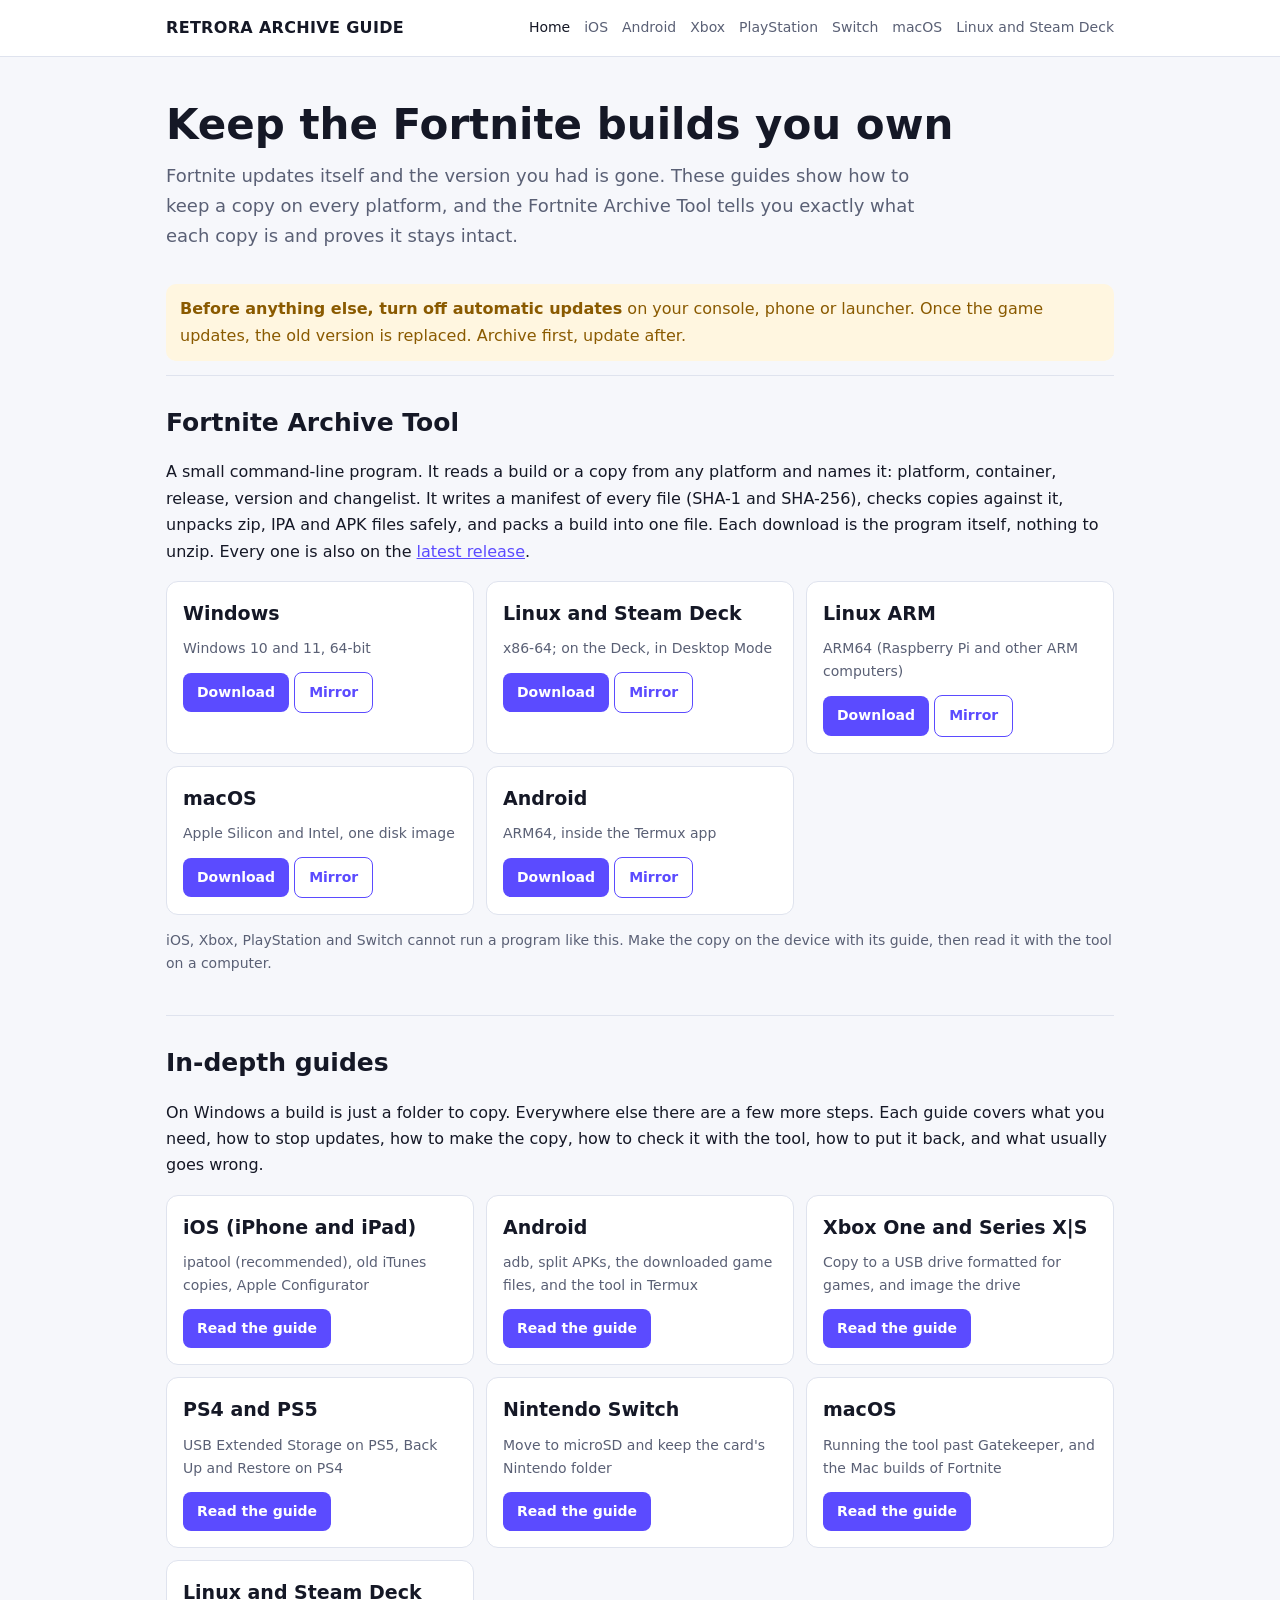
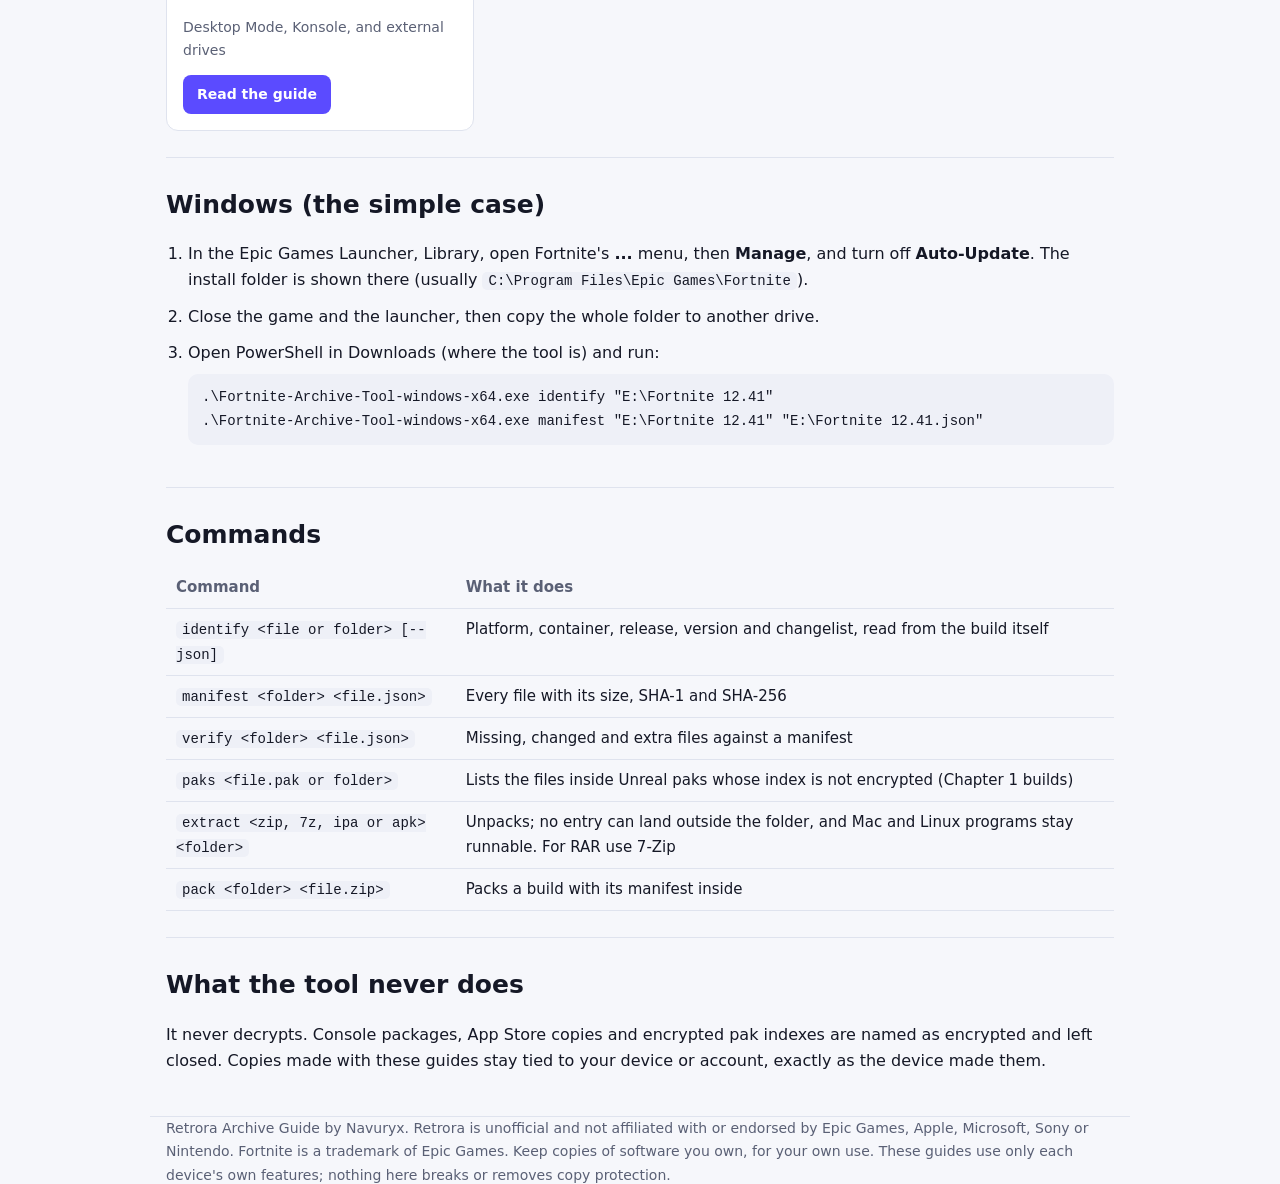
<file: index.html>
<!doctype html>
<html lang="en">
<head>
<meta charset="utf-8">
<meta name="viewport" content="width=device-width, initial-scale=1">
<title>Retrora Archive Guide</title>
<meta name="description" content="Keep the Fortnite builds you own on every platform: the Fortnite Archive Tool and in-depth guides for iOS, Android, Xbox, PlayStation, Switch, macOS, Linux and Steam Deck.">
<link rel="stylesheet" href="style.css">
</head>
<body>
<header>
  <div class="wrap bar">
    <a class="brand" href="index.html">RETRORA ARCHIVE GUIDE</a>
    <nav>
      <a href="index.html" aria-current="page">Home</a>
      <a href="guides/ios.html">iOS</a>
      <a href="guides/android.html">Android</a>
      <a href="guides/xbox.html">Xbox</a>
      <a href="guides/playstation.html">PlayStation</a>
      <a href="guides/switch.html">Switch</a>
      <a href="guides/macos.html">macOS</a>
      <a href="guides/linux-steamdeck.html">Linux and Steam Deck</a>
    </nav>
  </div>
</header>
<main class="wrap">
  <div class="hero">
    <h1>Keep the Fortnite builds you own</h1>
    <p class="lead">Fortnite updates itself and the version you had is gone. These guides show how to keep a copy on every platform,
    and the Fortnite Archive Tool tells you exactly what each copy is and proves it stays intact.</p>
  </div>

  <div class="note"><strong>Before anything else, turn off automatic updates</strong> on your console, phone or launcher. Once the game
  updates, the old version is replaced. Archive first, update after.</div>

  <section id="downloads">
    <h2>Fortnite Archive Tool</h2>
    <p>A small command-line program. It reads a build or a copy from any platform and names it: platform, container, release, version
    and changelist. It writes a manifest of every file (SHA-1 and SHA-256), checks copies against it, unpacks zip, IPA and APK files
    safely, and packs a build into one file. Each download is the program itself, nothing to unzip. Every one is also on the
    <a href="https://github.com/Navuryx/retrora-archive-guide/releases/latest">latest release</a>.</p>
    <div class="grid">
      <div class="card"><h3>Windows</h3><p class="meta">Windows 10 and 11, 64-bit</p><a class="btn" href="https://github.com/Navuryx/retrora-archive-guide/releases/latest/download/Fortnite-Archive-Tool-windows-x64.exe">Download</a> <a class="btn secondary" href="downloads/Fortnite-Archive-Tool-windows-x64.exe" download>Mirror</a></div>
      <div class="card"><h3>Linux and Steam Deck</h3><p class="meta">x86-64; on the Deck, in Desktop Mode</p><a class="btn" href="https://github.com/Navuryx/retrora-archive-guide/releases/latest/download/Fortnite-Archive-Tool-linux-x64-steamdeck">Download</a> <a class="btn secondary" href="downloads/Fortnite-Archive-Tool-linux-x64-steamdeck" download>Mirror</a></div>
      <div class="card"><h3>Linux ARM</h3><p class="meta">ARM64 (Raspberry Pi and other ARM computers)</p><a class="btn" href="https://github.com/Navuryx/retrora-archive-guide/releases/latest/download/Fortnite-Archive-Tool-linux-arm64">Download</a> <a class="btn secondary" href="downloads/Fortnite-Archive-Tool-linux-arm64" download>Mirror</a></div>
      <div class="card"><h3>macOS</h3><p class="meta">Apple Silicon and Intel, one disk image</p><a class="btn" href="https://github.com/Navuryx/retrora-archive-guide/releases/latest/download/Fortnite-Archive-Tool-macos.dmg">Download</a> <a class="btn secondary" href="downloads/Fortnite-Archive-Tool-macos.dmg" download>Mirror</a></div>
      <div class="card"><h3>Android</h3><p class="meta">ARM64, inside the Termux app</p><a class="btn" href="https://github.com/Navuryx/retrora-archive-guide/releases/latest/download/Fortnite-Archive-Tool-android-arm64-termux">Download</a> <a class="btn secondary" href="downloads/Fortnite-Archive-Tool-android-arm64-termux" download>Mirror</a></div>
    </div>
    <p class="meta">iOS, Xbox, PlayStation and Switch cannot run a program like this. Make the copy on the device with its guide, then
    read it with the tool on a computer.</p>
  </section>

  <section id="guides">
    <h2>In-depth guides</h2>
    <p>On Windows a build is just a folder to copy. Everywhere else there are a few more steps. Each guide covers what you need, how to
    stop updates, how to make the copy, how to check it with the tool, how to put it back, and what usually goes wrong.</p>
    <div class="grid">
      <div class="card"><h3>iOS (iPhone and iPad)</h3><p class="meta">ipatool (recommended), old iTunes copies, Apple Configurator</p><a class="btn" href="guides/ios.html">Read the guide</a></div>
      <div class="card"><h3>Android</h3><p class="meta">adb, split APKs, the downloaded game files, and the tool in Termux</p><a class="btn" href="guides/android.html">Read the guide</a></div>
      <div class="card"><h3>Xbox One and Series X|S</h3><p class="meta">Copy to a USB drive formatted for games, and image the drive</p><a class="btn" href="guides/xbox.html">Read the guide</a></div>
      <div class="card"><h3>PS4 and PS5</h3><p class="meta">USB Extended Storage on PS5, Back Up and Restore on PS4</p><a class="btn" href="guides/playstation.html">Read the guide</a></div>
      <div class="card"><h3>Nintendo Switch</h3><p class="meta">Move to microSD and keep the card's Nintendo folder</p><a class="btn" href="guides/switch.html">Read the guide</a></div>
      <div class="card"><h3>macOS</h3><p class="meta">Running the tool past Gatekeeper, and the Mac builds of Fortnite</p><a class="btn" href="guides/macos.html">Read the guide</a></div>
      <div class="card"><h3>Linux and Steam Deck</h3><p class="meta">Desktop Mode, Konsole, and external drives</p><a class="btn" href="guides/linux-steamdeck.html">Read the guide</a></div>
    </div>
  </section>

  <section id="windows">
    <h2>Windows (the simple case)</h2>
    <ol class="steps">
      <li>In the Epic Games Launcher, Library, open Fortnite's <strong>...</strong> menu, then <strong>Manage</strong>, and turn off
      <strong>Auto-Update</strong>. The install folder is shown there (usually <code>C:\Program Files\Epic Games\Fortnite</code>).</li>
      <li>Close the game and the launcher, then copy the whole folder to another drive.</li>
      <li>Open PowerShell in Downloads (where the tool is) and run:
<pre><code>.\Fortnite-Archive-Tool-windows-x64.exe identify "E:\Fortnite 12.41"
.\Fortnite-Archive-Tool-windows-x64.exe manifest "E:\Fortnite 12.41" "E:\Fortnite 12.41.json"</code></pre></li>
    </ol>
  </section>

  <section id="commands">
    <h2>Commands</h2>
    <div class="table-wrap">
      <table>
        <tr><th>Command</th><th>What it does</th></tr>
        <tr><td><code>identify &lt;file or folder&gt; [--json]</code></td><td>Platform, container, release, version and changelist, read from the build itself</td></tr>
        <tr><td><code>manifest &lt;folder&gt; &lt;file.json&gt;</code></td><td>Every file with its size, SHA-1 and SHA-256</td></tr>
        <tr><td><code>verify &lt;folder&gt; &lt;file.json&gt;</code></td><td>Missing, changed and extra files against a manifest</td></tr>
        <tr><td><code>paks &lt;file.pak or folder&gt;</code></td><td>Lists the files inside Unreal paks whose index is not encrypted (Chapter 1 builds)</td></tr>
        <tr><td><code>extract &lt;zip, 7z, ipa or apk&gt; &lt;folder&gt;</code></td><td>Unpacks; no entry can land outside the folder, and Mac and Linux programs stay runnable. For RAR use 7-Zip</td></tr>
        <tr><td><code>pack &lt;folder&gt; &lt;file.zip&gt;</code></td><td>Packs a build with its manifest inside</td></tr>
      </table>
    </div>
  </section>

  <section id="never">
    <h2>What the tool never does</h2>
    <p>It never decrypts. Console packages, App Store copies and encrypted pak indexes are named as encrypted and left closed. Copies
    made with these guides stay tied to your device or account, exactly as the device made them.</p>
  </section>
</main>
<footer class="wrap">
  Retrora Archive Guide by Navuryx. Retrora is unofficial and not affiliated with or endorsed by Epic Games, Apple, Microsoft, Sony or
  Nintendo. Fortnite is a trademark of Epic Games. Keep copies of software you own, for your own use. These guides use only each
  device's own features; nothing here breaks or removes copy protection.
</footer>
</body>
</html>
</file>
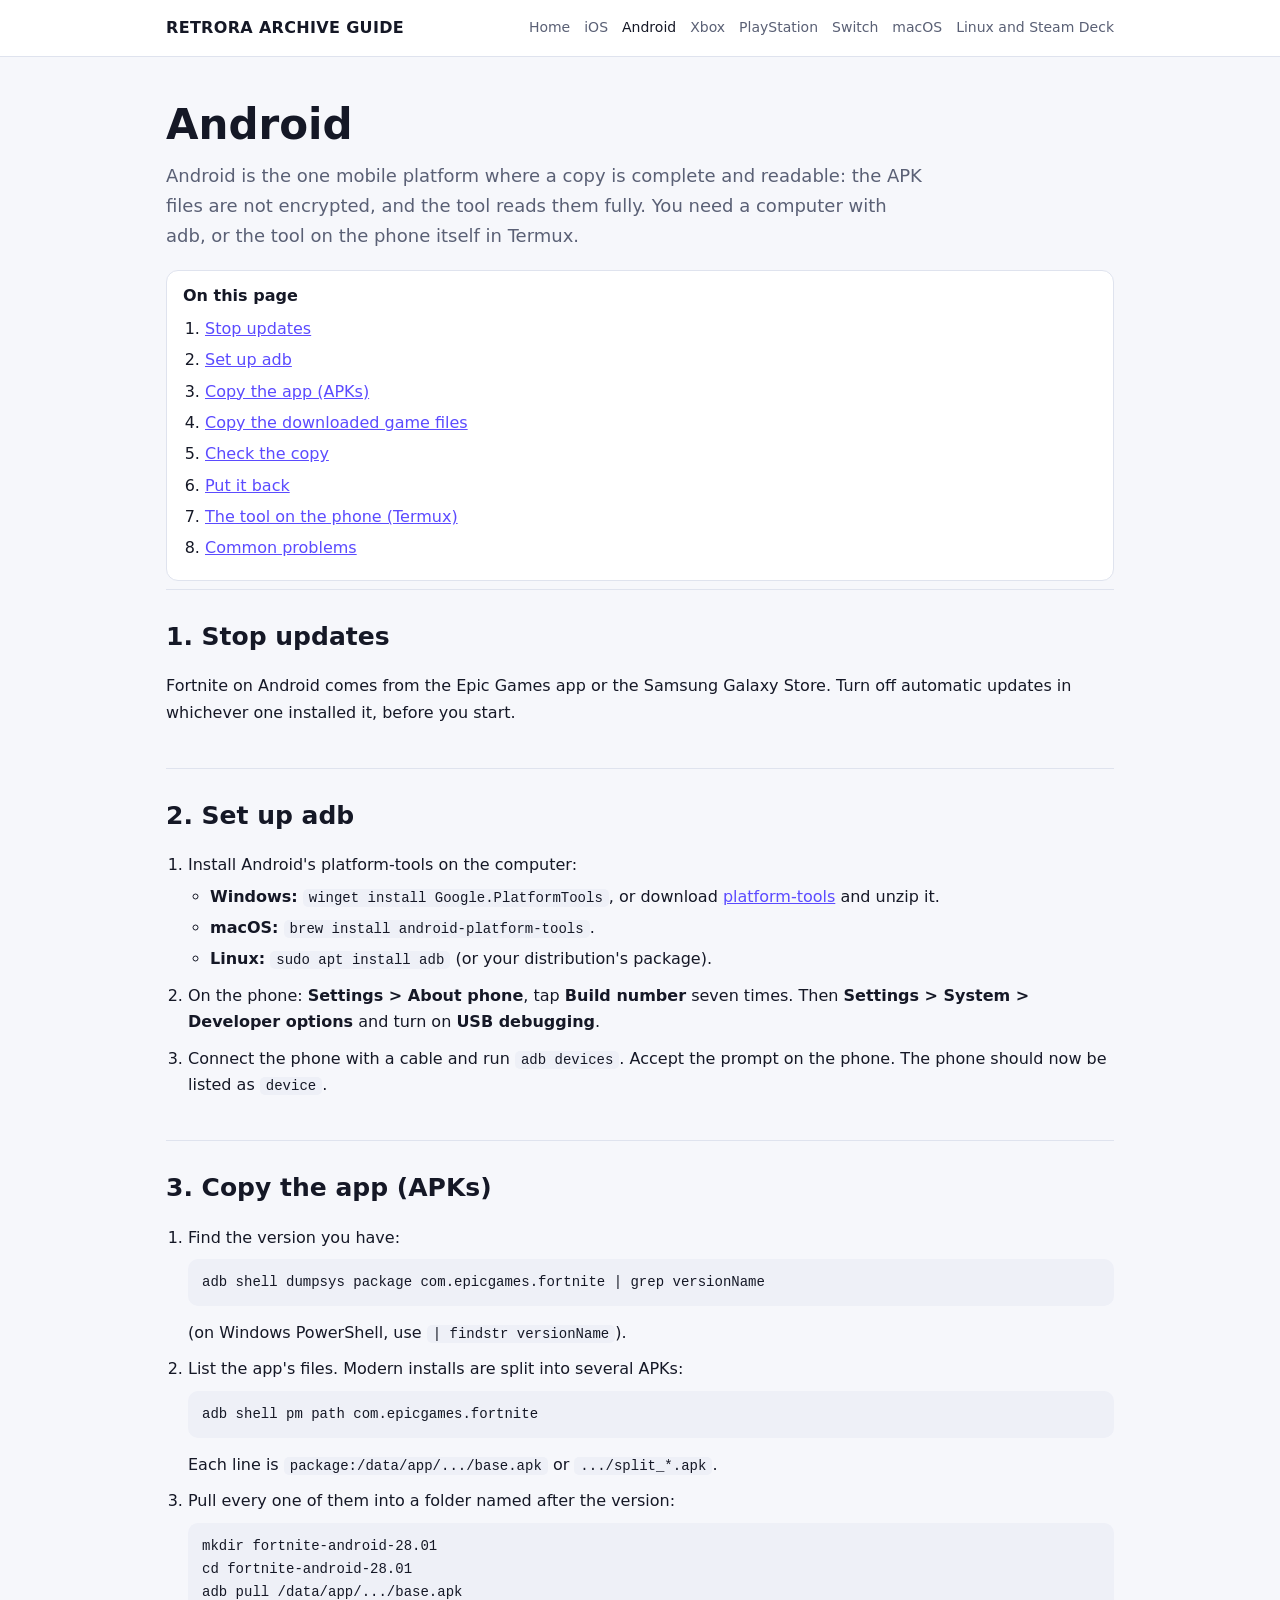
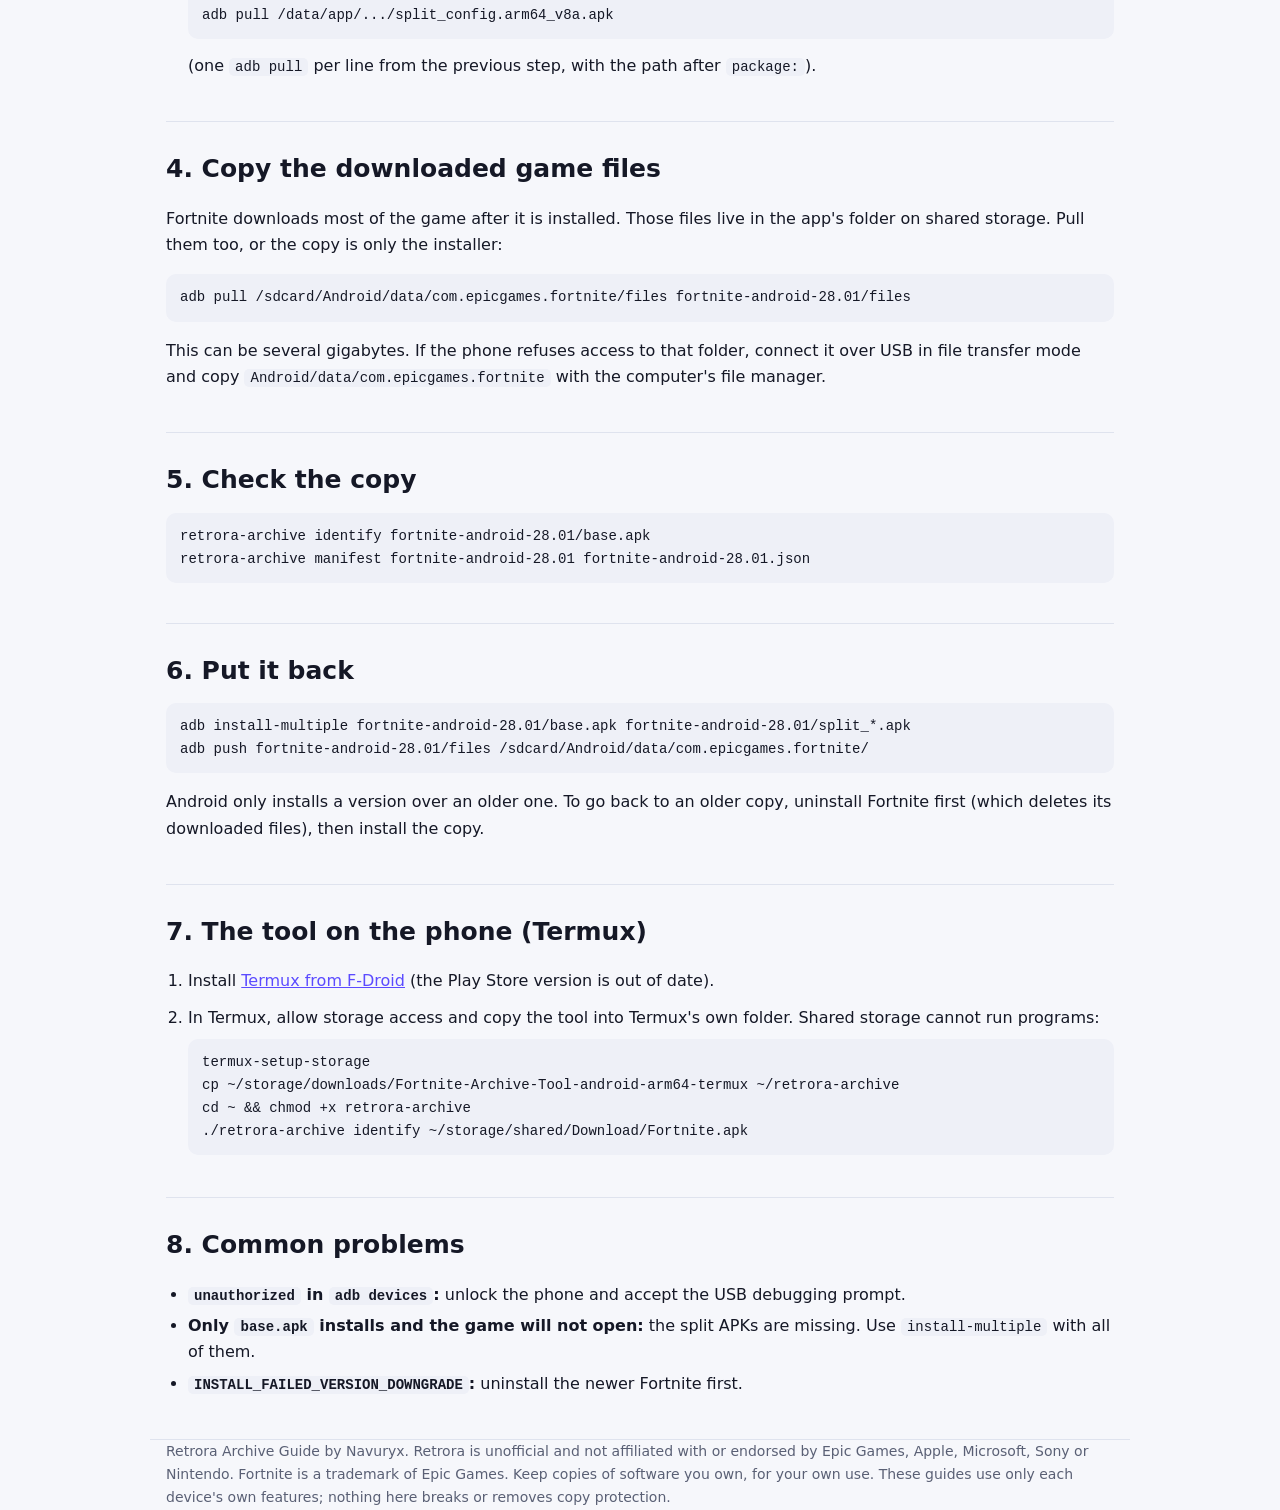
<file: guides/android.html>
<!doctype html>
<html lang="en">
<head>
<meta charset="utf-8">
<meta name="viewport" content="width=device-width, initial-scale=1">
<title>Android guide: Retrora Archive Guide</title>
<meta name="description" content="Keep a full copy of Fortnite for Android with adb: the split APKs, the downloaded game files, and putting it all back.">
<link rel="stylesheet" href="../style.css">
</head>
<body>
<header>
  <div class="wrap bar">
    <a class="brand" href="../index.html">RETRORA ARCHIVE GUIDE</a>
    <nav>
      <a href="../index.html">Home</a>
      <a href="../guides/ios.html">iOS</a>
      <a href="../guides/android.html" aria-current="page">Android</a>
      <a href="../guides/xbox.html">Xbox</a>
      <a href="../guides/playstation.html">PlayStation</a>
      <a href="../guides/switch.html">Switch</a>
      <a href="../guides/macos.html">macOS</a>
      <a href="../guides/linux-steamdeck.html">Linux and Steam Deck</a>
    </nav>
  </div>
</header>
<main class="wrap">
  <div class="hero">
    <h1>Android</h1>
    <p class="lead">Android is the one mobile platform where a copy is complete and readable: the APK files are not encrypted, and the
    tool reads them fully. You need a computer with adb, or the tool on the phone itself in Termux.</p>
  </div>
  <div class="toc"><strong>On this page</strong><ol>
    <li><a href="#updates">Stop updates</a></li>
    <li><a href="#adb">Set up adb</a></li>
    <li><a href="#copy">Copy the app (APKs)</a></li>
    <li><a href="#files">Copy the downloaded game files</a></li>
    <li><a href="#check">Check the copy</a></li>
    <li><a href="#back">Put it back</a></li>
    <li><a href="#termux">The tool on the phone (Termux)</a></li>
    <li><a href="#problems">Common problems</a></li>
  </ol></div>

  <section id="updates">
    <h2>1. Stop updates</h2>
    <p>Fortnite on Android comes from the Epic Games app or the Samsung Galaxy Store. Turn off automatic updates in whichever one
    installed it, before you start.</p>
  </section>

  <section id="adb">
    <h2>2. Set up adb</h2>
    <ol class="steps">
      <li>Install Android's platform-tools on the computer:
        <ul>
          <li><strong>Windows:</strong> <code>winget install Google.PlatformTools</code>, or download
          <a href="https://developer.android.com/tools/releases/platform-tools" rel="noopener">platform-tools</a> and unzip it.</li>
          <li><strong>macOS:</strong> <code>brew install android-platform-tools</code>.</li>
          <li><strong>Linux:</strong> <code>sudo apt install adb</code> (or your distribution's package).</li>
        </ul></li>
      <li>On the phone: <strong>Settings &gt; About phone</strong>, tap <strong>Build number</strong> seven times. Then
      <strong>Settings &gt; System &gt; Developer options</strong> and turn on <strong>USB debugging</strong>.</li>
      <li>Connect the phone with a cable and run <code>adb devices</code>. Accept the prompt on the phone. The phone should now be listed
      as <code>device</code>.</li>
    </ol>
  </section>

  <section id="copy">
    <h2>3. Copy the app (APKs)</h2>
    <ol class="steps">
      <li>Find the version you have:
<pre><code>adb shell dumpsys package com.epicgames.fortnite | grep versionName</code></pre>
      (on Windows PowerShell, use <code>| findstr versionName</code>).</li>
      <li>List the app's files. Modern installs are split into several APKs:
<pre><code>adb shell pm path com.epicgames.fortnite</code></pre>
      Each line is <code>package:/data/app/.../base.apk</code> or <code>.../split_*.apk</code>.</li>
      <li>Pull every one of them into a folder named after the version:
<pre><code>mkdir fortnite-android-28.01
cd fortnite-android-28.01
adb pull /data/app/.../base.apk
adb pull /data/app/.../split_config.arm64_v8a.apk</code></pre>
      (one <code>adb pull</code> per line from the previous step, with the path after <code>package:</code>).</li>
    </ol>
  </section>

  <section id="files">
    <h2>4. Copy the downloaded game files</h2>
    <p>Fortnite downloads most of the game after it is installed. Those files live in the app's folder on shared storage. Pull them too,
    or the copy is only the installer:</p>
<pre><code>adb pull /sdcard/Android/data/com.epicgames.fortnite/files fortnite-android-28.01/files</code></pre>
    <p>This can be several gigabytes. If the phone refuses access to that folder, connect it over USB in file transfer mode and copy
    <code>Android/data/com.epicgames.fortnite</code> with the computer's file manager.</p>
  </section>

  <section id="check">
    <h2>5. Check the copy</h2>
<pre><code>retrora-archive identify fortnite-android-28.01/base.apk
retrora-archive manifest fortnite-android-28.01 fortnite-android-28.01.json</code></pre>
  </section>

  <section id="back">
    <h2>6. Put it back</h2>
<pre><code>adb install-multiple fortnite-android-28.01/base.apk fortnite-android-28.01/split_*.apk
adb push fortnite-android-28.01/files /sdcard/Android/data/com.epicgames.fortnite/</code></pre>
    <p>Android only installs a version over an older one. To go back to an older copy, uninstall Fortnite first (which deletes its
    downloaded files), then install the copy.</p>
  </section>

  <section id="termux">
    <h2>7. The tool on the phone (Termux)</h2>
    <ol class="steps">
      <li>Install <a href="https://f-droid.org/packages/com.termux/" rel="noopener">Termux from F-Droid</a> (the Play Store version is
      out of date).</li>
      <li>In Termux, allow storage access and copy the tool into Termux's own folder. Shared storage cannot run programs:
<pre><code>termux-setup-storage
cp ~/storage/downloads/Fortnite-Archive-Tool-android-arm64-termux ~/retrora-archive
cd ~ &amp;&amp; chmod +x retrora-archive
./retrora-archive identify ~/storage/shared/Download/Fortnite.apk</code></pre></li>
    </ol>
  </section>

  <section id="problems">
    <h2>8. Common problems</h2>
    <ul>
      <li><strong><code>unauthorized</code> in <code>adb devices</code>:</strong> unlock the phone and accept the USB debugging prompt.</li>
      <li><strong>Only <code>base.apk</code> installs and the game will not open:</strong> the split APKs are missing. Use
      <code>install-multiple</code> with all of them.</li>
      <li><strong><code>INSTALL_FAILED_VERSION_DOWNGRADE</code>:</strong> uninstall the newer Fortnite first.</li>
    </ul>
  </section>
</main>
<footer class="wrap">
  Retrora Archive Guide by Navuryx. Retrora is unofficial and not affiliated with or endorsed by Epic Games, Apple, Microsoft, Sony or
  Nintendo. Fortnite is a trademark of Epic Games. Keep copies of software you own, for your own use. These guides use only each
  device's own features; nothing here breaks or removes copy protection.
</footer>
</body>
</html>
</file>
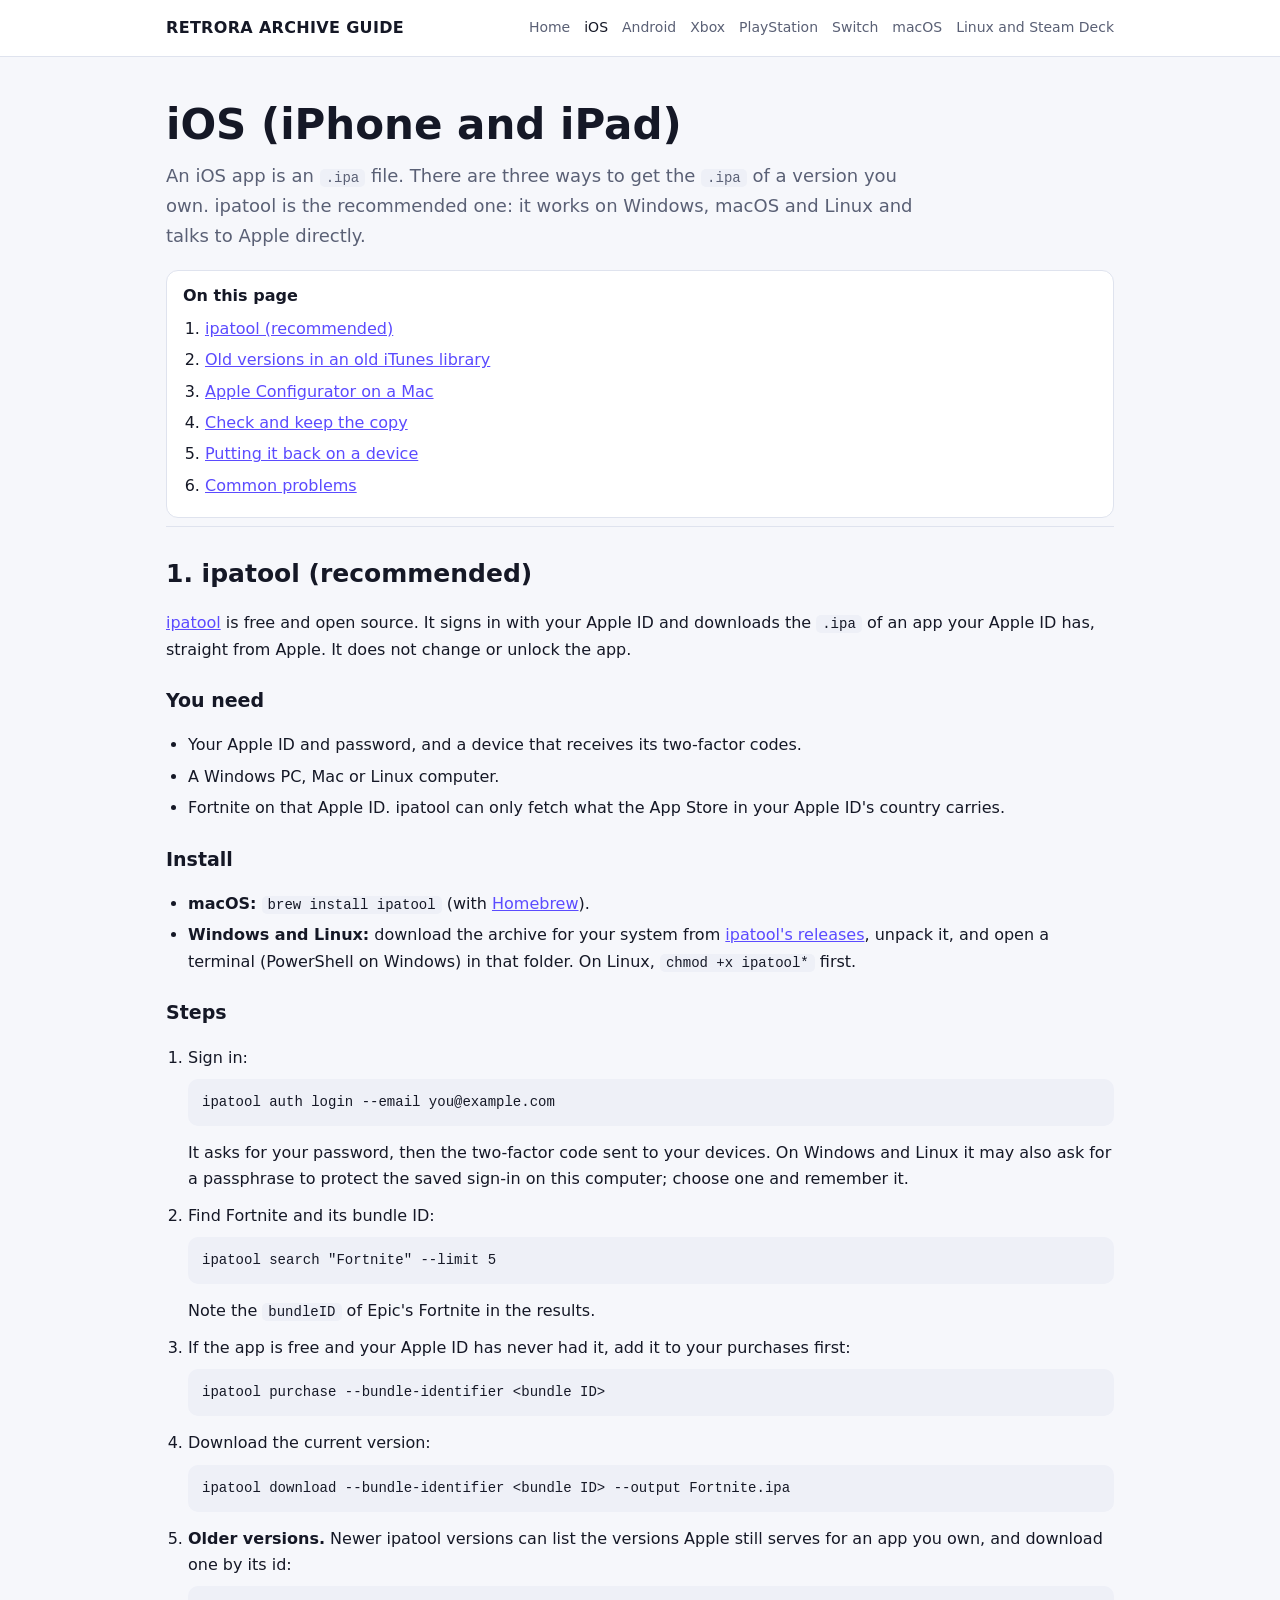
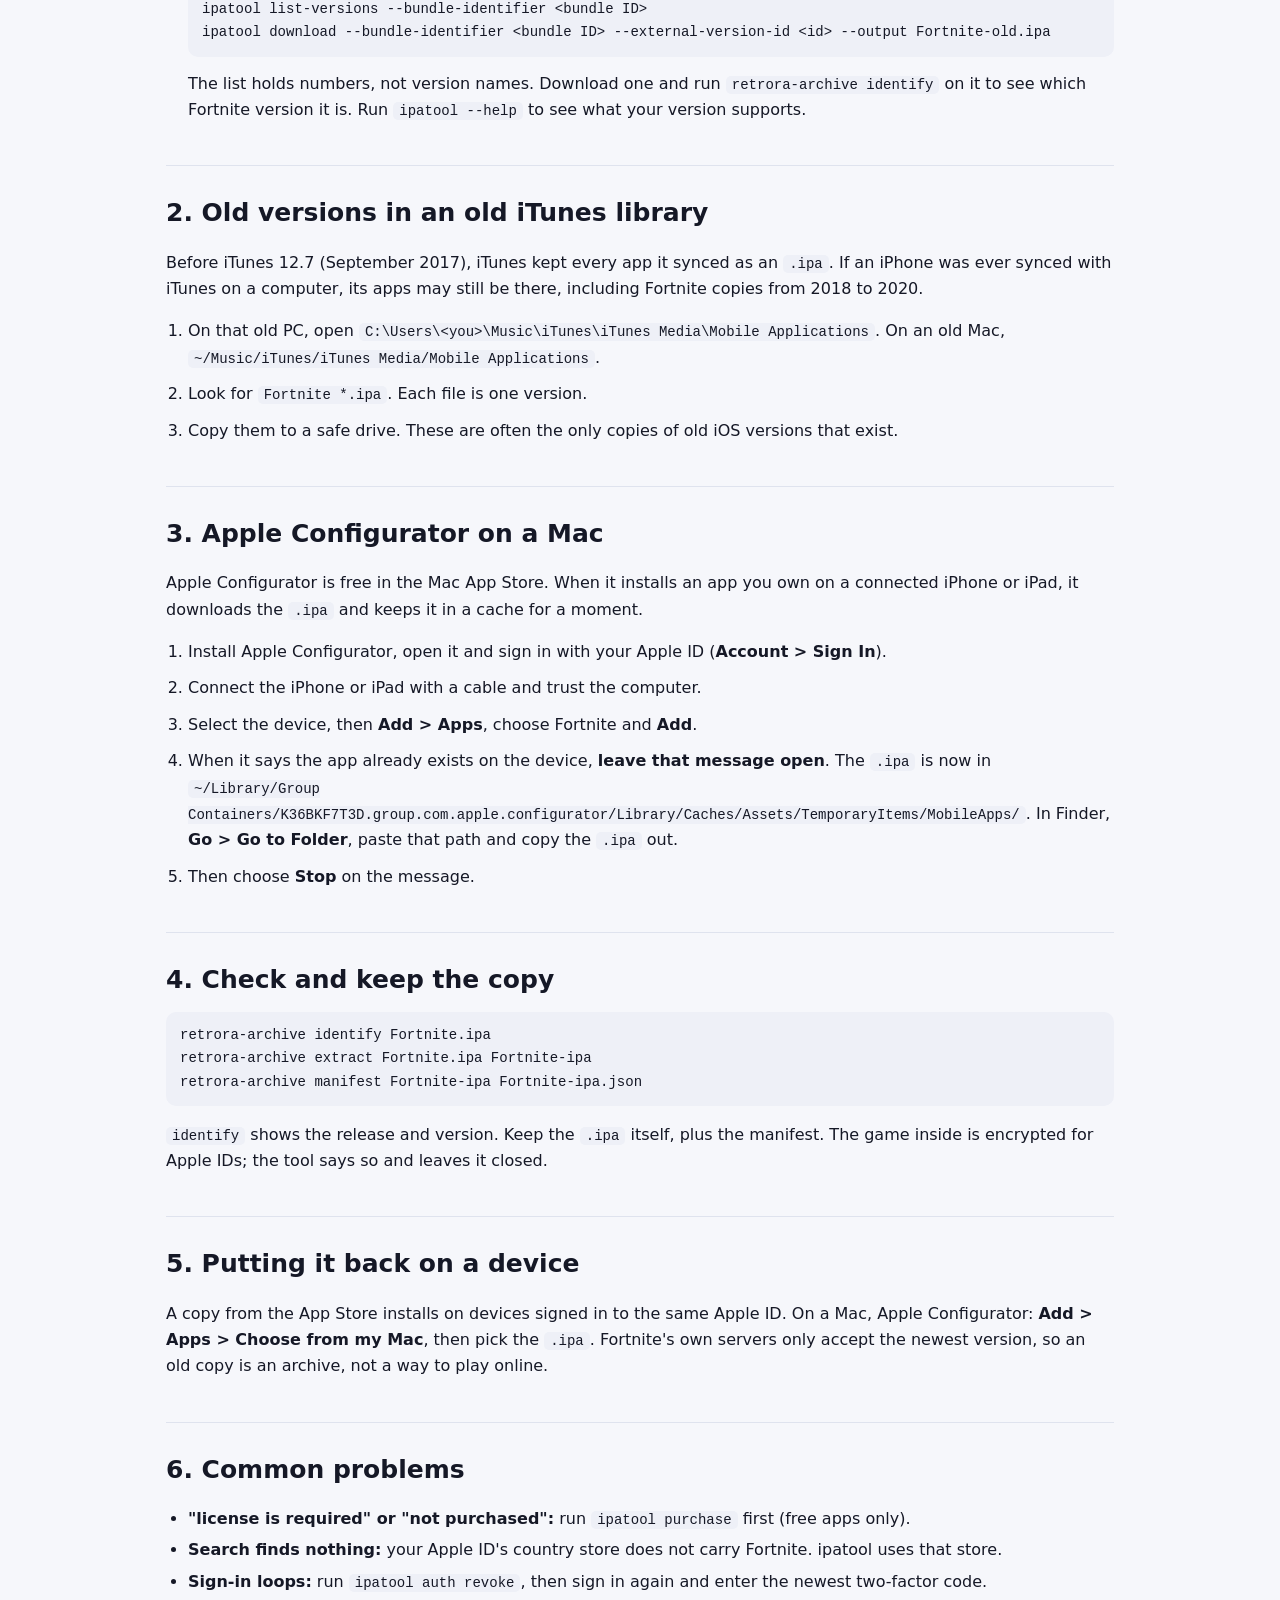
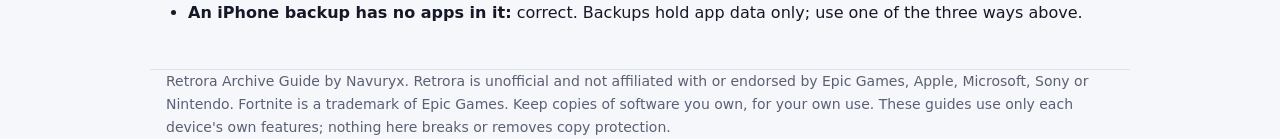
<file: guides/ios.html>
<!doctype html>
<html lang="en">
<head>
<meta charset="utf-8">
<meta name="viewport" content="width=device-width, initial-scale=1">
<title>iOS guide: Retrora Archive Guide</title>
<meta name="description" content="Keep a copy of Fortnite for iPhone and iPad: ipatool, old iTunes copies and Apple Configurator, step by step.">
<link rel="stylesheet" href="../style.css">
</head>
<body>
<header>
  <div class="wrap bar">
    <a class="brand" href="../index.html">RETRORA ARCHIVE GUIDE</a>
    <nav>
      <a href="../index.html">Home</a>
      <a href="../guides/ios.html" aria-current="page">iOS</a>
      <a href="../guides/android.html">Android</a>
      <a href="../guides/xbox.html">Xbox</a>
      <a href="../guides/playstation.html">PlayStation</a>
      <a href="../guides/switch.html">Switch</a>
      <a href="../guides/macos.html">macOS</a>
      <a href="../guides/linux-steamdeck.html">Linux and Steam Deck</a>
    </nav>
  </div>
</header>
<main class="wrap">
  <div class="hero">
    <h1>iOS (iPhone and iPad)</h1>
    <p class="lead">An iOS app is an <code>.ipa</code> file. There are three ways to get the <code>.ipa</code> of a version you own.
    ipatool is the recommended one: it works on Windows, macOS and Linux and talks to Apple directly.</p>
  </div>
  <div class="toc"><strong>On this page</strong><ol>
    <li><a href="#ipatool">ipatool (recommended)</a></li>
    <li><a href="#itunes">Old versions in an old iTunes library</a></li>
    <li><a href="#configurator">Apple Configurator on a Mac</a></li>
    <li><a href="#check">Check and keep the copy</a></li>
    <li><a href="#back">Putting it back on a device</a></li>
    <li><a href="#problems">Common problems</a></li>
  </ol></div>

  <section id="ipatool">
    <h2>1. ipatool (recommended)</h2>
    <p><a href="https://github.com/majd/ipatool" rel="noopener">ipatool</a> is free and open source. It signs in with your Apple ID and
    downloads the <code>.ipa</code> of an app your Apple ID has, straight from Apple. It does not change or unlock the app.</p>
    <h3>You need</h3>
    <ul>
      <li>Your Apple ID and password, and a device that receives its two-factor codes.</li>
      <li>A Windows PC, Mac or Linux computer.</li>
      <li>Fortnite on that Apple ID. ipatool can only fetch what the App Store in your Apple ID's country carries.</li>
    </ul>
    <h3>Install</h3>
    <ul>
      <li><strong>macOS:</strong> <code>brew install ipatool</code> (with <a href="https://brew.sh" rel="noopener">Homebrew</a>).</li>
      <li><strong>Windows and Linux:</strong> download the archive for your system from
      <a href="https://github.com/majd/ipatool/releases" rel="noopener">ipatool's releases</a>, unpack it, and open a terminal
      (PowerShell on Windows) in that folder. On Linux, <code>chmod +x ipatool*</code> first.</li>
    </ul>
    <h3>Steps</h3>
    <ol class="steps">
      <li>Sign in:
<pre><code>ipatool auth login --email you@example.com</code></pre>
      It asks for your password, then the two-factor code sent to your devices. On Windows and Linux it may also ask for a passphrase
      to protect the saved sign-in on this computer; choose one and remember it.</li>
      <li>Find Fortnite and its bundle ID:
<pre><code>ipatool search "Fortnite" --limit 5</code></pre>
      Note the <code>bundleID</code> of Epic's Fortnite in the results.</li>
      <li>If the app is free and your Apple ID has never had it, add it to your purchases first:
<pre><code>ipatool purchase --bundle-identifier &lt;bundle ID&gt;</code></pre></li>
      <li>Download the current version:
<pre><code>ipatool download --bundle-identifier &lt;bundle ID&gt; --output Fortnite.ipa</code></pre></li>
      <li><strong>Older versions.</strong> Newer ipatool versions can list the versions Apple still serves for an app you own, and
      download one by its id:
<pre><code>ipatool list-versions --bundle-identifier &lt;bundle ID&gt;
ipatool download --bundle-identifier &lt;bundle ID&gt; --external-version-id &lt;id&gt; --output Fortnite-old.ipa</code></pre>
      The list holds numbers, not version names. Download one and run <code>retrora-archive identify</code> on it to see which
      Fortnite version it is. Run <code>ipatool --help</code> to see what your version supports.</li>
    </ol>
  </section>

  <section id="itunes">
    <h2>2. Old versions in an old iTunes library</h2>
    <p>Before iTunes 12.7 (September 2017), iTunes kept every app it synced as an <code>.ipa</code>. If an iPhone was ever synced
    with iTunes on a computer, its apps may still be there, including Fortnite copies from 2018 to 2020.</p>
    <ol class="steps">
      <li>On that old PC, open <code>C:\Users\&lt;you&gt;\Music\iTunes\iTunes Media\Mobile Applications</code>. On an old Mac,
      <code>~/Music/iTunes/iTunes Media/Mobile Applications</code>.</li>
      <li>Look for <code>Fortnite *.ipa</code>. Each file is one version.</li>
      <li>Copy them to a safe drive. These are often the only copies of old iOS versions that exist.</li>
    </ol>
  </section>

  <section id="configurator">
    <h2>3. Apple Configurator on a Mac</h2>
    <p>Apple Configurator is free in the Mac App Store. When it installs an app you own on a connected iPhone or iPad, it downloads
    the <code>.ipa</code> and keeps it in a cache for a moment.</p>
    <ol class="steps">
      <li>Install Apple Configurator, open it and sign in with your Apple ID (<strong>Account &gt; Sign In</strong>).</li>
      <li>Connect the iPhone or iPad with a cable and trust the computer.</li>
      <li>Select the device, then <strong>Add &gt; Apps</strong>, choose Fortnite and <strong>Add</strong>.</li>
      <li>When it says the app already exists on the device, <strong>leave that message open</strong>. The <code>.ipa</code> is now in
      <code>~/Library/Group Containers/K36BKF7T3D.group.com.apple.configurator/Library/Caches/Assets/TemporaryItems/MobileApps/</code>.
      In Finder, <strong>Go &gt; Go to Folder</strong>, paste that path and copy the <code>.ipa</code> out.</li>
      <li>Then choose <strong>Stop</strong> on the message.</li>
    </ol>
  </section>

  <section id="check">
    <h2>4. Check and keep the copy</h2>
<pre><code>retrora-archive identify Fortnite.ipa
retrora-archive extract Fortnite.ipa Fortnite-ipa
retrora-archive manifest Fortnite-ipa Fortnite-ipa.json</code></pre>
    <p><code>identify</code> shows the release and version. Keep the <code>.ipa</code> itself, plus the manifest. The game inside is
    encrypted for Apple IDs; the tool says so and leaves it closed.</p>
  </section>

  <section id="back">
    <h2>5. Putting it back on a device</h2>
    <p>A copy from the App Store installs on devices signed in to the same Apple ID. On a Mac, Apple Configurator:
    <strong>Add &gt; Apps &gt; Choose from my Mac</strong>, then pick the <code>.ipa</code>. Fortnite's own servers only accept the newest
    version, so an old copy is an archive, not a way to play online.</p>
  </section>

  <section id="problems">
    <h2>6. Common problems</h2>
    <ul>
      <li><strong>"license is required" or "not purchased":</strong> run <code>ipatool purchase</code> first (free apps only).</li>
      <li><strong>Search finds nothing:</strong> your Apple ID's country store does not carry Fortnite. ipatool uses that store.</li>
      <li><strong>Sign-in loops:</strong> run <code>ipatool auth revoke</code>, then sign in again and enter the newest two-factor code.</li>
      <li><strong>An iPhone backup has no apps in it:</strong> correct. Backups hold app data only; use one of the three ways above.</li>
    </ul>
  </section>
</main>
<footer class="wrap">
  Retrora Archive Guide by Navuryx. Retrora is unofficial and not affiliated with or endorsed by Epic Games, Apple, Microsoft, Sony or
  Nintendo. Fortnite is a trademark of Epic Games. Keep copies of software you own, for your own use. These guides use only each
  device's own features; nothing here breaks or removes copy protection.
</footer>
</body>
</html>
</file>
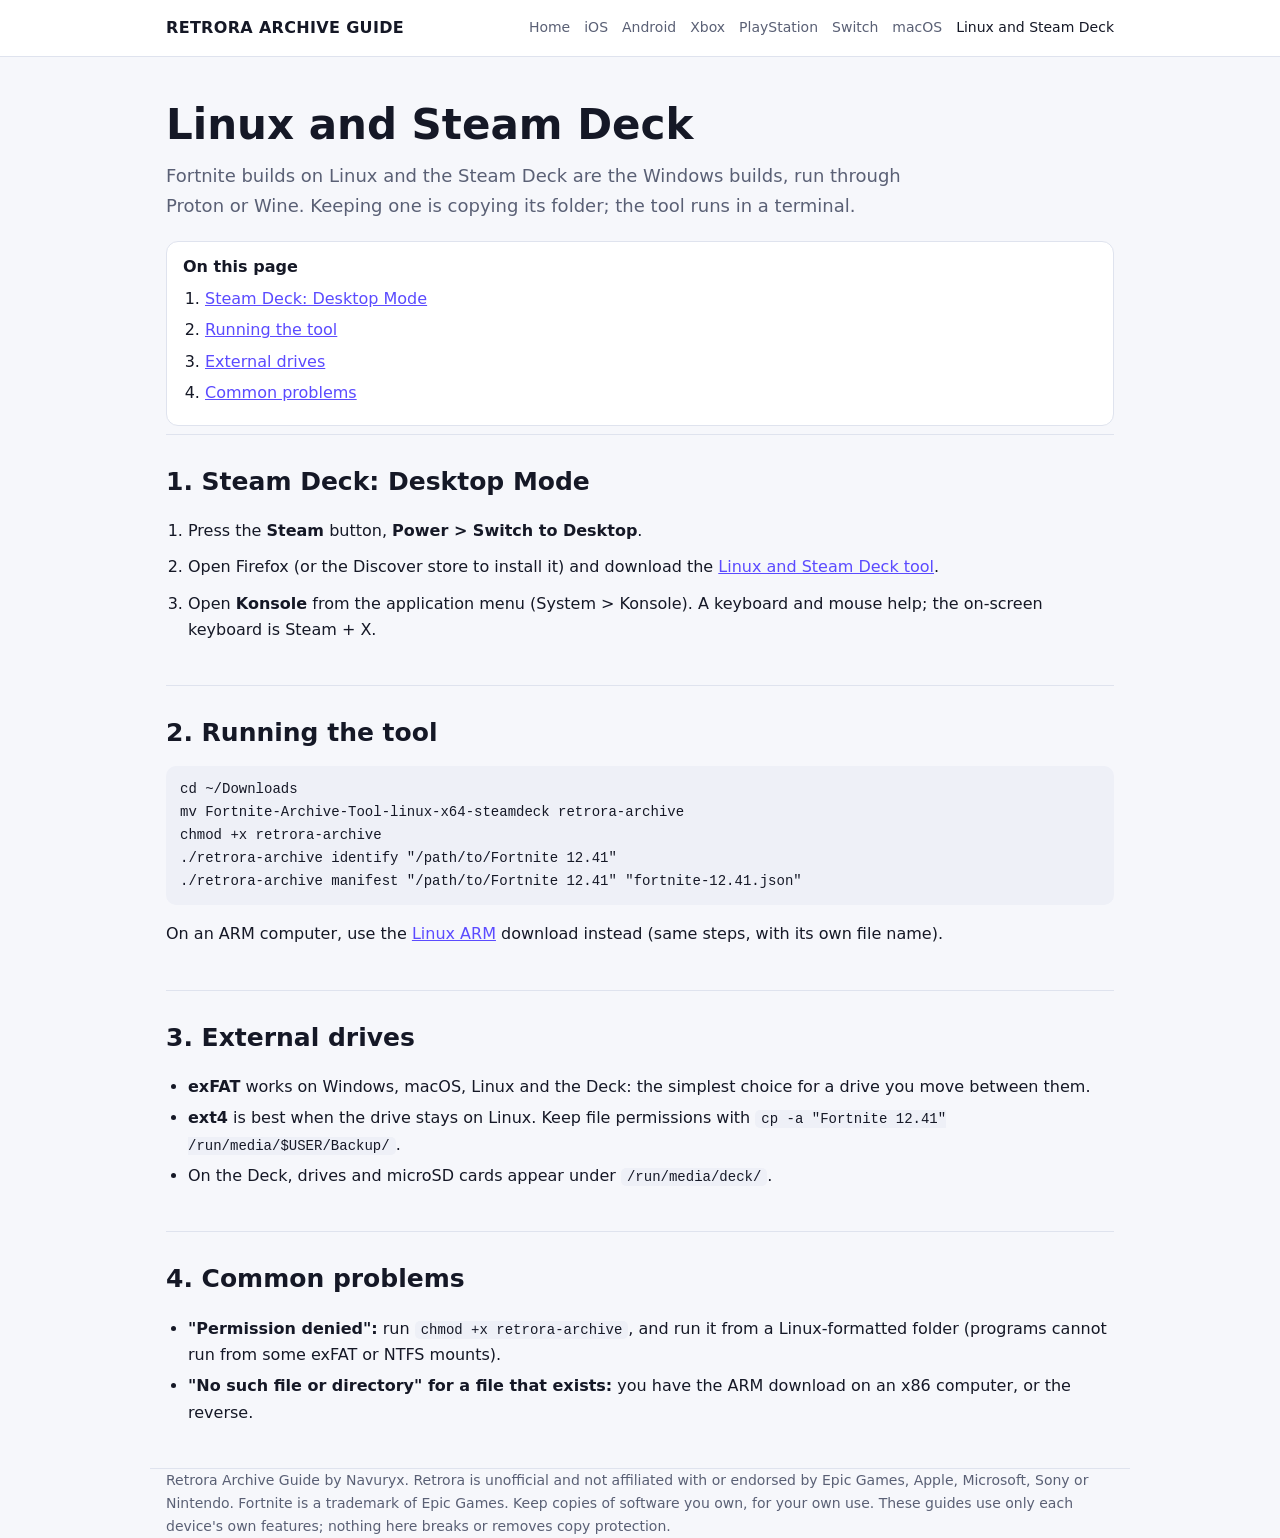
<file: guides/linux-steamdeck.html>
<!doctype html>
<html lang="en">
<head>
<meta charset="utf-8">
<meta name="viewport" content="width=device-width, initial-scale=1">
<title>Linux and Steam Deck guide: Retrora Archive Guide</title>
<meta name="description" content="Run the Fortnite Archive Tool on Linux and the Steam Deck, and keep build copies on external drives.">
<link rel="stylesheet" href="../style.css">
</head>
<body>
<header>
  <div class="wrap bar">
    <a class="brand" href="../index.html">RETRORA ARCHIVE GUIDE</a>
    <nav>
      <a href="../index.html">Home</a>
      <a href="../guides/ios.html">iOS</a>
      <a href="../guides/android.html">Android</a>
      <a href="../guides/xbox.html">Xbox</a>
      <a href="../guides/playstation.html">PlayStation</a>
      <a href="../guides/switch.html">Switch</a>
      <a href="../guides/macos.html">macOS</a>
      <a href="../guides/linux-steamdeck.html" aria-current="page">Linux and Steam Deck</a>
    </nav>
  </div>
</header>
<main class="wrap">
  <div class="hero">
    <h1>Linux and Steam Deck</h1>
    <p class="lead">Fortnite builds on Linux and the Steam Deck are the Windows builds, run through Proton or Wine. Keeping one is copying
    its folder; the tool runs in a terminal.</p>
  </div>
  <div class="toc"><strong>On this page</strong><ol>
    <li><a href="#deck">Steam Deck: Desktop Mode</a></li>
    <li><a href="#run">Running the tool</a></li>
    <li><a href="#drives">External drives</a></li>
    <li><a href="#problems">Common problems</a></li>
  </ol></div>

  <section id="deck">
    <h2>1. Steam Deck: Desktop Mode</h2>
    <ol class="steps">
      <li>Press the <strong>Steam</strong> button, <strong>Power &gt; Switch to Desktop</strong>.</li>
      <li>Open Firefox (or the Discover store to install it) and download the
      <a href="https://github.com/Navuryx/retrora-archive-guide/releases/latest/download/Fortnite-Archive-Tool-linux-x64-steamdeck">Linux and Steam Deck tool</a>.</li>
      <li>Open <strong>Konsole</strong> from the application menu (System &gt; Konsole). A keyboard and mouse help; the on-screen keyboard
      is Steam + X.</li>
    </ol>
  </section>

  <section id="run">
    <h2>2. Running the tool</h2>
<pre><code>cd ~/Downloads
mv Fortnite-Archive-Tool-linux-x64-steamdeck retrora-archive
chmod +x retrora-archive
./retrora-archive identify "/path/to/Fortnite 12.41"
./retrora-archive manifest "/path/to/Fortnite 12.41" "fortnite-12.41.json"</code></pre>
    <p>On an ARM computer, use the <a href="https://github.com/Navuryx/retrora-archive-guide/releases/latest/download/Fortnite-Archive-Tool-linux-arm64">Linux ARM</a> download instead (same steps, with its own file name).</p>
  </section>

  <section id="drives">
    <h2>3. External drives</h2>
    <ul>
      <li><strong>exFAT</strong> works on Windows, macOS, Linux and the Deck: the simplest choice for a drive you move between them.</li>
      <li><strong>ext4</strong> is best when the drive stays on Linux. Keep file permissions with
      <code>cp -a "Fortnite 12.41" /run/media/$USER/Backup/</code>.</li>
      <li>On the Deck, drives and microSD cards appear under <code>/run/media/deck/</code>.</li>
    </ul>
  </section>

  <section id="problems">
    <h2>4. Common problems</h2>
    <ul>
      <li><strong>"Permission denied":</strong> run <code>chmod +x retrora-archive</code>, and run it from a Linux-formatted folder
      (programs cannot run from some exFAT or NTFS mounts).</li>
      <li><strong>"No such file or directory" for a file that exists:</strong> you have the ARM download on an x86 computer, or the
      reverse.</li>
    </ul>
  </section>
</main>
<footer class="wrap">
  Retrora Archive Guide by Navuryx. Retrora is unofficial and not affiliated with or endorsed by Epic Games, Apple, Microsoft, Sony or
  Nintendo. Fortnite is a trademark of Epic Games. Keep copies of software you own, for your own use. These guides use only each
  device's own features; nothing here breaks or removes copy protection.
</footer>
</body>
</html>
</file>
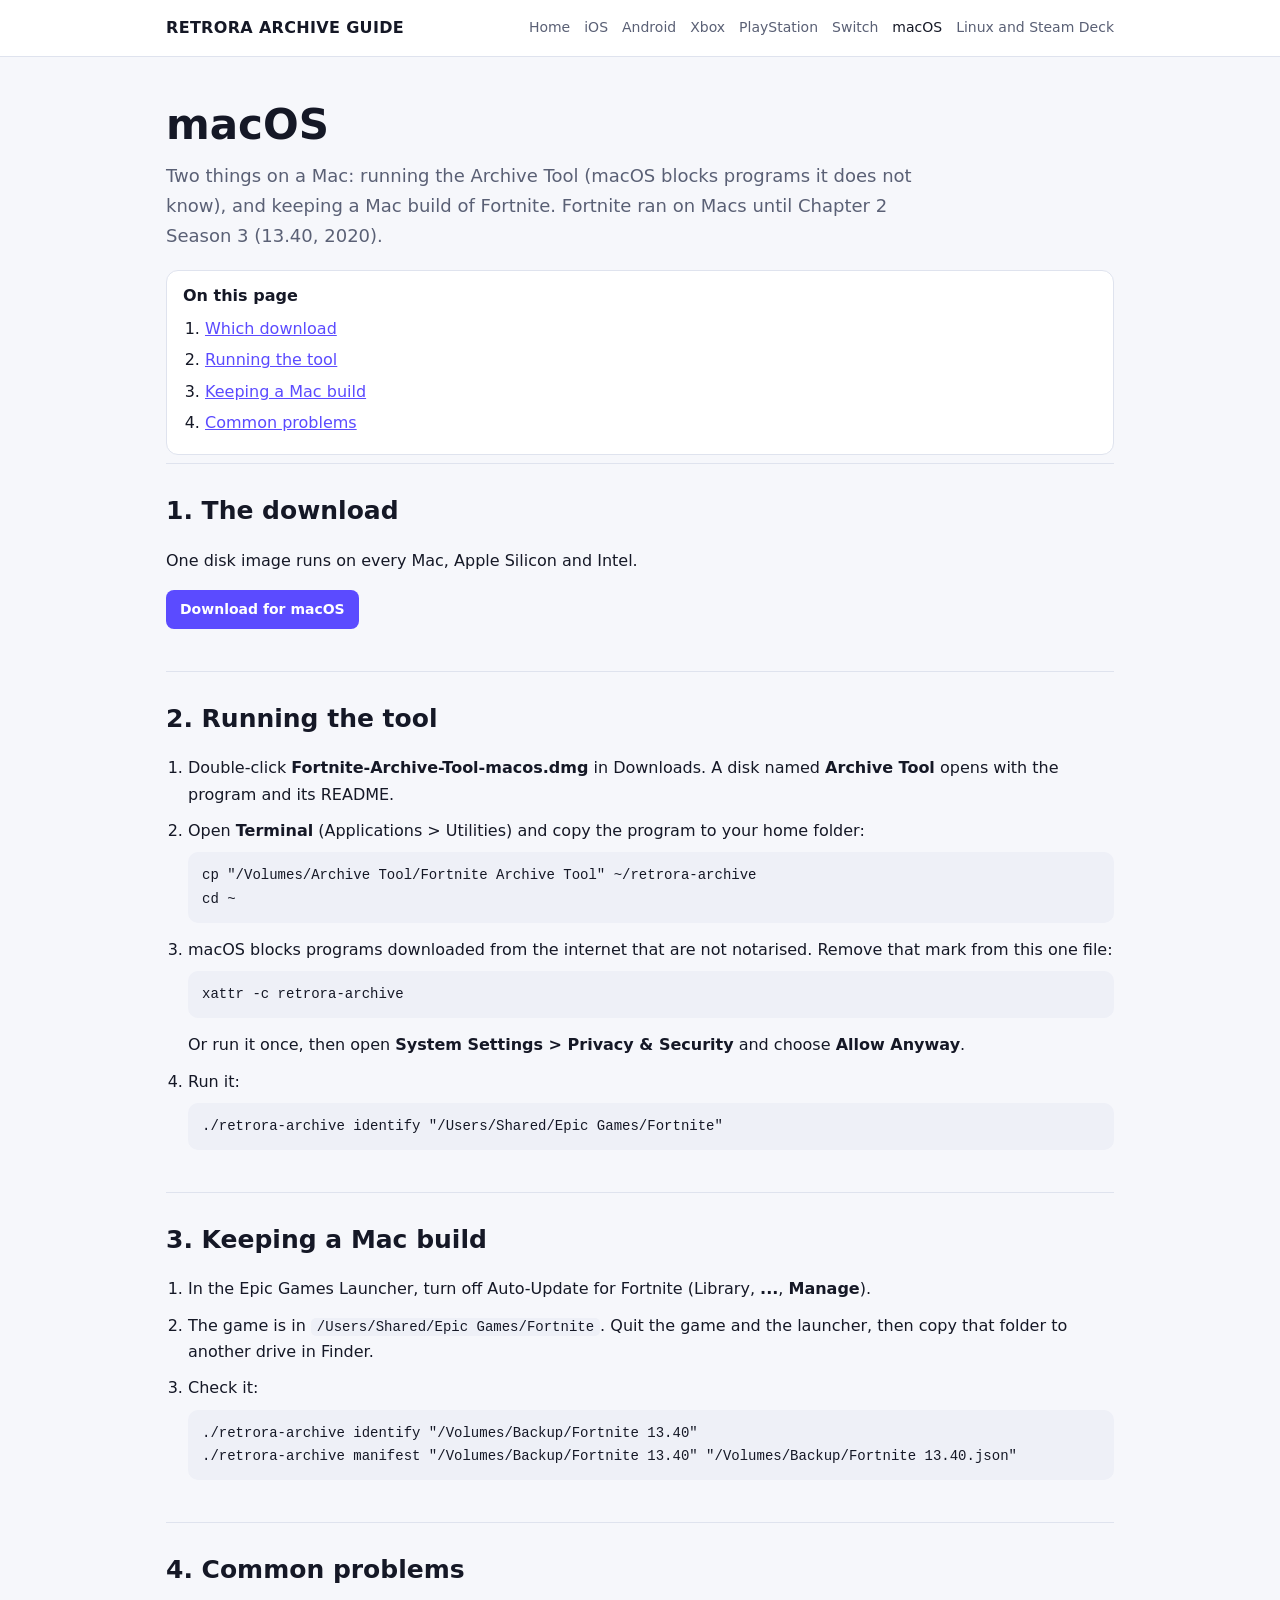
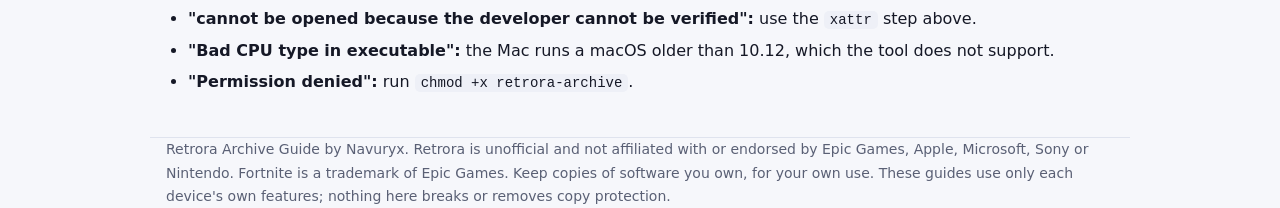
<file: guides/macos.html>
<!doctype html>
<html lang="en">
<head>
<meta charset="utf-8">
<meta name="viewport" content="width=device-width, initial-scale=1">
<title>macOS guide: Retrora Archive Guide</title>
<meta name="description" content="Run the Fortnite Archive Tool on a Mac past Gatekeeper, and keep the Mac builds of Fortnite.">
<link rel="stylesheet" href="../style.css">
</head>
<body>
<header>
  <div class="wrap bar">
    <a class="brand" href="../index.html">RETRORA ARCHIVE GUIDE</a>
    <nav>
      <a href="../index.html">Home</a>
      <a href="../guides/ios.html">iOS</a>
      <a href="../guides/android.html">Android</a>
      <a href="../guides/xbox.html">Xbox</a>
      <a href="../guides/playstation.html">PlayStation</a>
      <a href="../guides/switch.html">Switch</a>
      <a href="../guides/macos.html" aria-current="page">macOS</a>
      <a href="../guides/linux-steamdeck.html">Linux and Steam Deck</a>
    </nav>
  </div>
</header>
<main class="wrap">
  <div class="hero">
    <h1>macOS</h1>
    <p class="lead">Two things on a Mac: running the Archive Tool (macOS blocks programs it does not know), and keeping a Mac build of
    Fortnite. Fortnite ran on Macs until Chapter 2 Season 3 (13.40, 2020).</p>
  </div>
  <div class="toc"><strong>On this page</strong><ol>
    <li><a href="#which">Which download</a></li>
    <li><a href="#run">Running the tool</a></li>
    <li><a href="#build">Keeping a Mac build</a></li>
    <li><a href="#problems">Common problems</a></li>
  </ol></div>

  <section id="which">
    <h2>1. The download</h2>
    <p>One disk image runs on every Mac, Apple Silicon and Intel.</p>
    <p><a class="btn" href="https://github.com/Navuryx/retrora-archive-guide/releases/latest/download/Fortnite-Archive-Tool-macos.dmg">Download for macOS</a></p>
  </section>

  <section id="run">
    <h2>2. Running the tool</h2>
    <ol class="steps">
      <li>Double-click <strong>Fortnite-Archive-Tool-macos.dmg</strong> in Downloads. A disk named <strong>Archive Tool</strong>
      opens with the program and its README.</li>
      <li>Open <strong>Terminal</strong> (Applications &gt; Utilities) and copy the program to your home folder:
<pre><code>cp "/Volumes/Archive Tool/Fortnite Archive Tool" ~/retrora-archive
cd ~</code></pre></li>
      <li>macOS blocks programs downloaded from the internet that are not notarised. Remove that mark from this one file:
<pre><code>xattr -c retrora-archive</code></pre>
      Or run it once, then open <strong>System Settings &gt; Privacy &amp; Security</strong> and choose <strong>Allow Anyway</strong>.</li>
      <li>Run it:
<pre><code>./retrora-archive identify "/Users/Shared/Epic Games/Fortnite"</code></pre></li>
    </ol>
  </section>

  <section id="build">
    <h2>3. Keeping a Mac build</h2>
    <ol class="steps">
      <li>In the Epic Games Launcher, turn off Auto-Update for Fortnite (Library, <strong>...</strong>, <strong>Manage</strong>).</li>
      <li>The game is in <code>/Users/Shared/Epic Games/Fortnite</code>. Quit the game and the launcher, then copy that folder to another
      drive in Finder.</li>
      <li>Check it:
<pre><code>./retrora-archive identify "/Volumes/Backup/Fortnite 13.40"
./retrora-archive manifest "/Volumes/Backup/Fortnite 13.40" "/Volumes/Backup/Fortnite 13.40.json"</code></pre></li>
    </ol>
  </section>

  <section id="problems">
    <h2>4. Common problems</h2>
    <ul>
      <li><strong>"cannot be opened because the developer cannot be verified":</strong> use the <code>xattr</code> step above.</li>
      <li><strong>"Bad CPU type in executable":</strong> the Mac runs a macOS older than 10.12, which the tool does not support.</li>
      <li><strong>"Permission denied":</strong> run <code>chmod +x retrora-archive</code>.</li>
    </ul>
  </section>
</main>
<footer class="wrap">
  Retrora Archive Guide by Navuryx. Retrora is unofficial and not affiliated with or endorsed by Epic Games, Apple, Microsoft, Sony or
  Nintendo. Fortnite is a trademark of Epic Games. Keep copies of software you own, for your own use. These guides use only each
  device's own features; nothing here breaks or removes copy protection.
</footer>
</body>
</html>
</file>
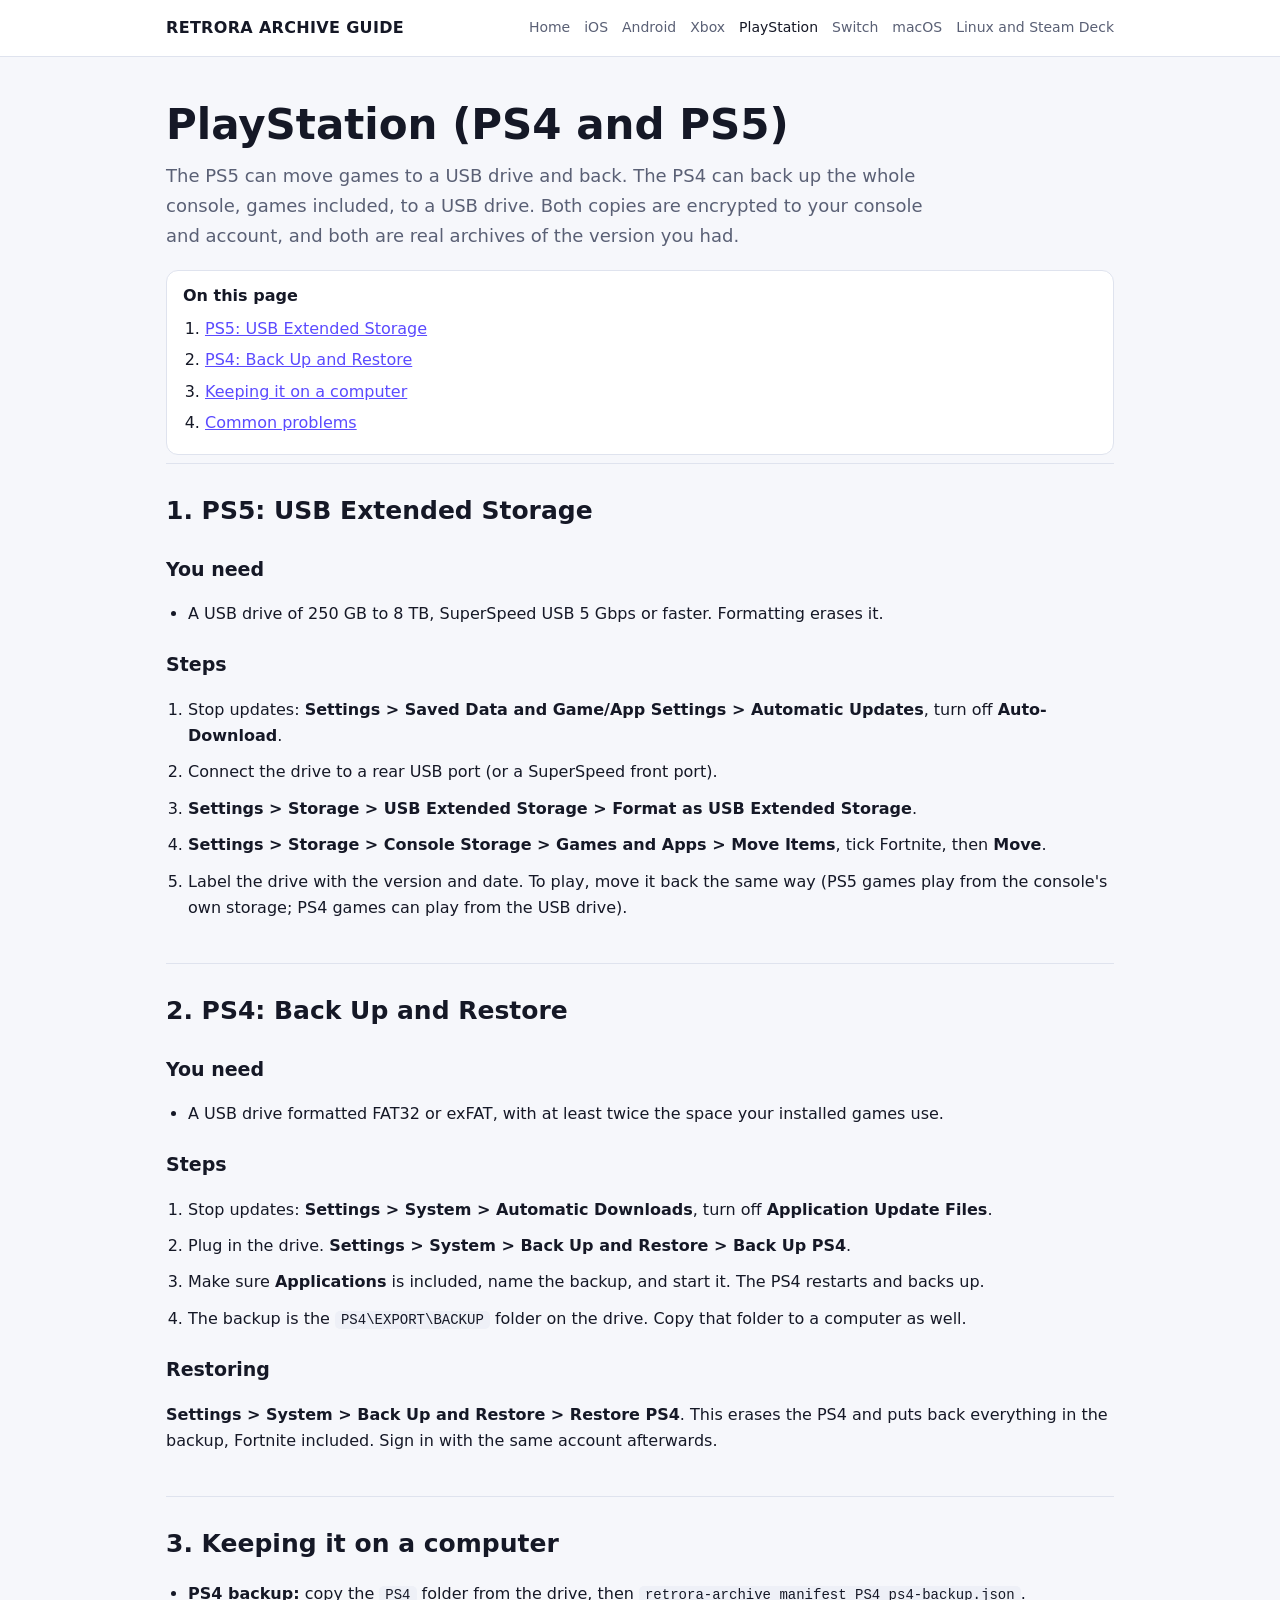
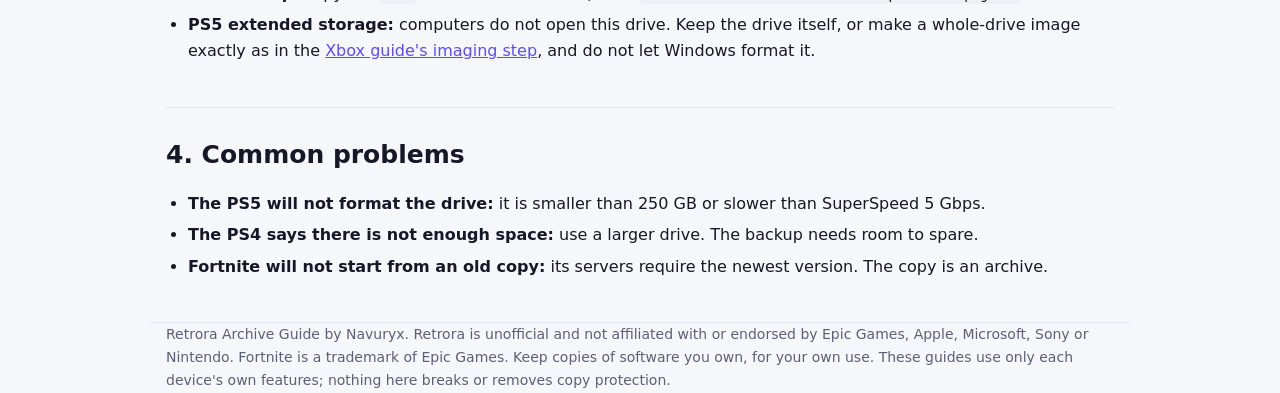
<file: guides/playstation.html>
<!doctype html>
<html lang="en">
<head>
<meta charset="utf-8">
<meta name="viewport" content="width=device-width, initial-scale=1">
<title>PlayStation guide: Retrora Archive Guide</title>
<meta name="description" content="Keep a copy of Fortnite on PS5 (USB Extended Storage) and PS4 (Back Up and Restore), step by step.">
<link rel="stylesheet" href="../style.css">
</head>
<body>
<header>
  <div class="wrap bar">
    <a class="brand" href="../index.html">RETRORA ARCHIVE GUIDE</a>
    <nav>
      <a href="../index.html">Home</a>
      <a href="../guides/ios.html">iOS</a>
      <a href="../guides/android.html">Android</a>
      <a href="../guides/xbox.html">Xbox</a>
      <a href="../guides/playstation.html" aria-current="page">PlayStation</a>
      <a href="../guides/switch.html">Switch</a>
      <a href="../guides/macos.html">macOS</a>
      <a href="../guides/linux-steamdeck.html">Linux and Steam Deck</a>
    </nav>
  </div>
</header>
<main class="wrap">
  <div class="hero">
    <h1>PlayStation (PS4 and PS5)</h1>
    <p class="lead">The PS5 can move games to a USB drive and back. The PS4 can back up the whole console, games included, to a USB drive.
    Both copies are encrypted to your console and account, and both are real archives of the version you had.</p>
  </div>
  <div class="toc"><strong>On this page</strong><ol>
    <li><a href="#ps5">PS5: USB Extended Storage</a></li>
    <li><a href="#ps4">PS4: Back Up and Restore</a></li>
    <li><a href="#computer">Keeping it on a computer</a></li>
    <li><a href="#problems">Common problems</a></li>
  </ol></div>

  <section id="ps5">
    <h2>1. PS5: USB Extended Storage</h2>
    <h3>You need</h3>
    <ul><li>A USB drive of 250 GB to 8 TB, SuperSpeed USB 5 Gbps or faster. Formatting erases it.</li></ul>
    <h3>Steps</h3>
    <ol class="steps">
      <li>Stop updates: <strong>Settings &gt; Saved Data and Game/App Settings &gt; Automatic Updates</strong>, turn off
      <strong>Auto-Download</strong>.</li>
      <li>Connect the drive to a rear USB port (or a SuperSpeed front port).</li>
      <li><strong>Settings &gt; Storage &gt; USB Extended Storage &gt; Format as USB Extended Storage</strong>.</li>
      <li><strong>Settings &gt; Storage &gt; Console Storage &gt; Games and Apps &gt; Move Items</strong>, tick Fortnite, then
      <strong>Move</strong>.</li>
      <li>Label the drive with the version and date. To play, move it back the same way (PS5 games play from the console's own
      storage; PS4 games can play from the USB drive).</li>
    </ol>
  </section>

  <section id="ps4">
    <h2>2. PS4: Back Up and Restore</h2>
    <h3>You need</h3>
    <ul><li>A USB drive formatted FAT32 or exFAT, with at least twice the space your installed games use.</li></ul>
    <h3>Steps</h3>
    <ol class="steps">
      <li>Stop updates: <strong>Settings &gt; System &gt; Automatic Downloads</strong>, turn off <strong>Application Update
      Files</strong>.</li>
      <li>Plug in the drive. <strong>Settings &gt; System &gt; Back Up and Restore &gt; Back Up PS4</strong>.</li>
      <li>Make sure <strong>Applications</strong> is included, name the backup, and start it. The PS4 restarts and backs up.</li>
      <li>The backup is the <code>PS4\EXPORT\BACKUP</code> folder on the drive. Copy that folder to a computer as well.</li>
    </ol>
    <h3>Restoring</h3>
    <p><strong>Settings &gt; System &gt; Back Up and Restore &gt; Restore PS4</strong>. This erases the PS4 and puts back everything in the
    backup, Fortnite included. Sign in with the same account afterwards.</p>
  </section>

  <section id="computer">
    <h2>3. Keeping it on a computer</h2>
    <ul>
      <li><strong>PS4 backup:</strong> copy the <code>PS4</code> folder from the drive, then
      <code>retrora-archive manifest PS4 ps4-backup.json</code>.</li>
      <li><strong>PS5 extended storage:</strong> computers do not open this drive. Keep the drive itself, or make a whole-drive image
      exactly as in the <a href="xbox.html#image">Xbox guide's imaging step</a>, and do not let Windows format it.</li>
    </ul>
  </section>

  <section id="problems">
    <h2>4. Common problems</h2>
    <ul>
      <li><strong>The PS5 will not format the drive:</strong> it is smaller than 250 GB or slower than SuperSpeed 5 Gbps.</li>
      <li><strong>The PS4 says there is not enough space:</strong> use a larger drive. The backup needs room to spare.</li>
      <li><strong>Fortnite will not start from an old copy:</strong> its servers require the newest version. The copy is an archive.</li>
    </ul>
  </section>
</main>
<footer class="wrap">
  Retrora Archive Guide by Navuryx. Retrora is unofficial and not affiliated with or endorsed by Epic Games, Apple, Microsoft, Sony or
  Nintendo. Fortnite is a trademark of Epic Games. Keep copies of software you own, for your own use. These guides use only each
  device's own features; nothing here breaks or removes copy protection.
</footer>
</body>
</html>
</file>
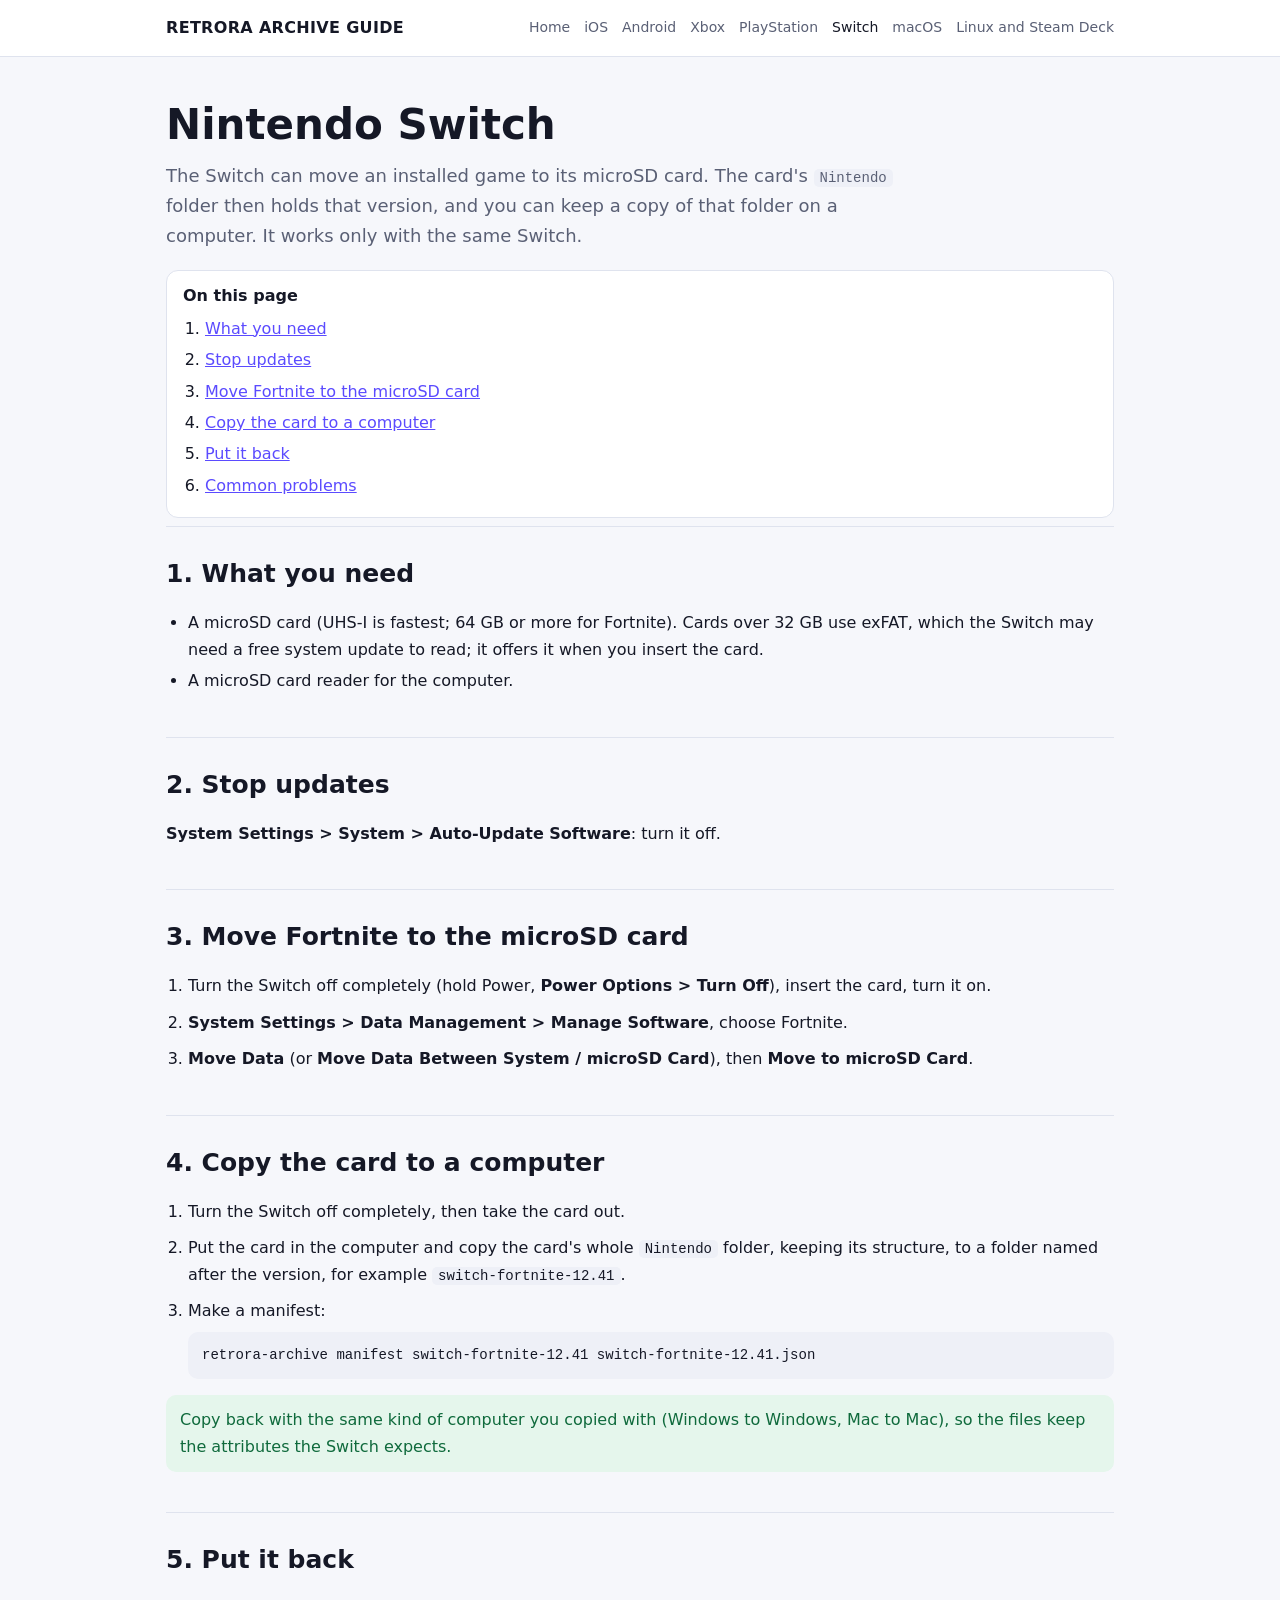
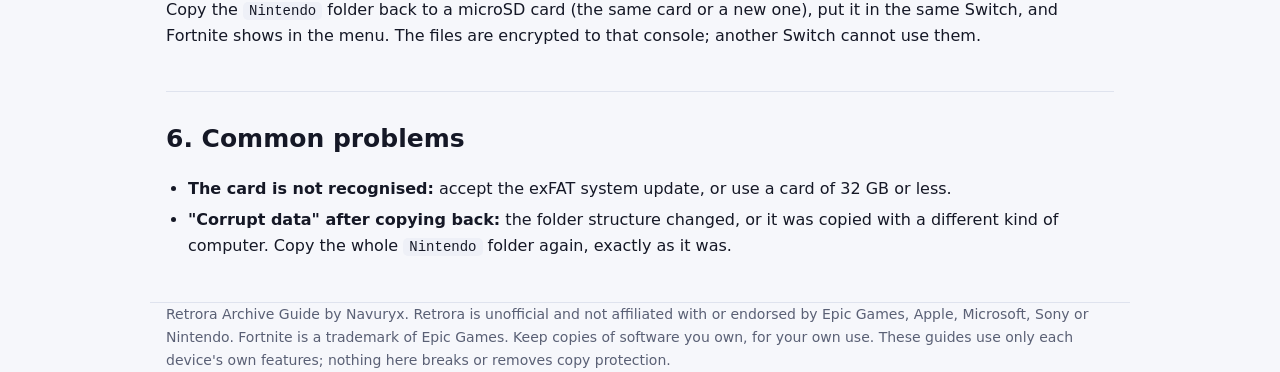
<file: guides/switch.html>
<!doctype html>
<html lang="en">
<head>
<meta charset="utf-8">
<meta name="viewport" content="width=device-width, initial-scale=1">
<title>Switch guide: Retrora Archive Guide</title>
<meta name="description" content="Keep a copy of Fortnite on Nintendo Switch: move it to a microSD card and keep the card's Nintendo folder.">
<link rel="stylesheet" href="../style.css">
</head>
<body>
<header>
  <div class="wrap bar">
    <a class="brand" href="../index.html">RETRORA ARCHIVE GUIDE</a>
    <nav>
      <a href="../index.html">Home</a>
      <a href="../guides/ios.html">iOS</a>
      <a href="../guides/android.html">Android</a>
      <a href="../guides/xbox.html">Xbox</a>
      <a href="../guides/playstation.html">PlayStation</a>
      <a href="../guides/switch.html" aria-current="page">Switch</a>
      <a href="../guides/macos.html">macOS</a>
      <a href="../guides/linux-steamdeck.html">Linux and Steam Deck</a>
    </nav>
  </div>
</header>
<main class="wrap">
  <div class="hero">
    <h1>Nintendo Switch</h1>
    <p class="lead">The Switch can move an installed game to its microSD card. The card's <code>Nintendo</code> folder then holds that
    version, and you can keep a copy of that folder on a computer. It works only with the same Switch.</p>
  </div>
  <div class="toc"><strong>On this page</strong><ol>
    <li><a href="#need">What you need</a></li>
    <li><a href="#updates">Stop updates</a></li>
    <li><a href="#move">Move Fortnite to the microSD card</a></li>
    <li><a href="#copy">Copy the card to a computer</a></li>
    <li><a href="#back">Put it back</a></li>
    <li><a href="#problems">Common problems</a></li>
  </ol></div>

  <section id="need">
    <h2>1. What you need</h2>
    <ul>
      <li>A microSD card (UHS-I is fastest; 64 GB or more for Fortnite). Cards over 32 GB use exFAT, which the Switch may need a free
      system update to read; it offers it when you insert the card.</li>
      <li>A microSD card reader for the computer.</li>
    </ul>
  </section>

  <section id="updates">
    <h2>2. Stop updates</h2>
    <p><strong>System Settings &gt; System &gt; Auto-Update Software</strong>: turn it off.</p>
  </section>

  <section id="move">
    <h2>3. Move Fortnite to the microSD card</h2>
    <ol class="steps">
      <li>Turn the Switch off completely (hold Power, <strong>Power Options &gt; Turn Off</strong>), insert the card, turn it on.</li>
      <li><strong>System Settings &gt; Data Management &gt; Manage Software</strong>, choose Fortnite.</li>
      <li><strong>Move Data</strong> (or <strong>Move Data Between System / microSD Card</strong>), then <strong>Move to microSD
      Card</strong>.</li>
    </ol>
  </section>

  <section id="copy">
    <h2>4. Copy the card to a computer</h2>
    <ol class="steps">
      <li>Turn the Switch off completely, then take the card out.</li>
      <li>Put the card in the computer and copy the card's whole <code>Nintendo</code> folder, keeping its structure, to a folder named
      after the version, for example <code>switch-fortnite-12.41</code>.</li>
      <li>Make a manifest:
<pre><code>retrora-archive manifest switch-fortnite-12.41 switch-fortnite-12.41.json</code></pre></li>
    </ol>
    <div class="good">Copy back with the same kind of computer you copied with (Windows to Windows, Mac to Mac), so the files keep the
    attributes the Switch expects.</div>
  </section>

  <section id="back">
    <h2>5. Put it back</h2>
    <p>Copy the <code>Nintendo</code> folder back to a microSD card (the same card or a new one), put it in the same Switch, and Fortnite
    shows in the menu. The files are encrypted to that console; another Switch cannot use them.</p>
  </section>

  <section id="problems">
    <h2>6. Common problems</h2>
    <ul>
      <li><strong>The card is not recognised:</strong> accept the exFAT system update, or use a card of 32 GB or less.</li>
      <li><strong>"Corrupt data" after copying back:</strong> the folder structure changed, or it was copied with a different kind of
      computer. Copy the whole <code>Nintendo</code> folder again, exactly as it was.</li>
    </ul>
  </section>
</main>
<footer class="wrap">
  Retrora Archive Guide by Navuryx. Retrora is unofficial and not affiliated with or endorsed by Epic Games, Apple, Microsoft, Sony or
  Nintendo. Fortnite is a trademark of Epic Games. Keep copies of software you own, for your own use. These guides use only each
  device's own features; nothing here breaks or removes copy protection.
</footer>
</body>
</html>
</file>
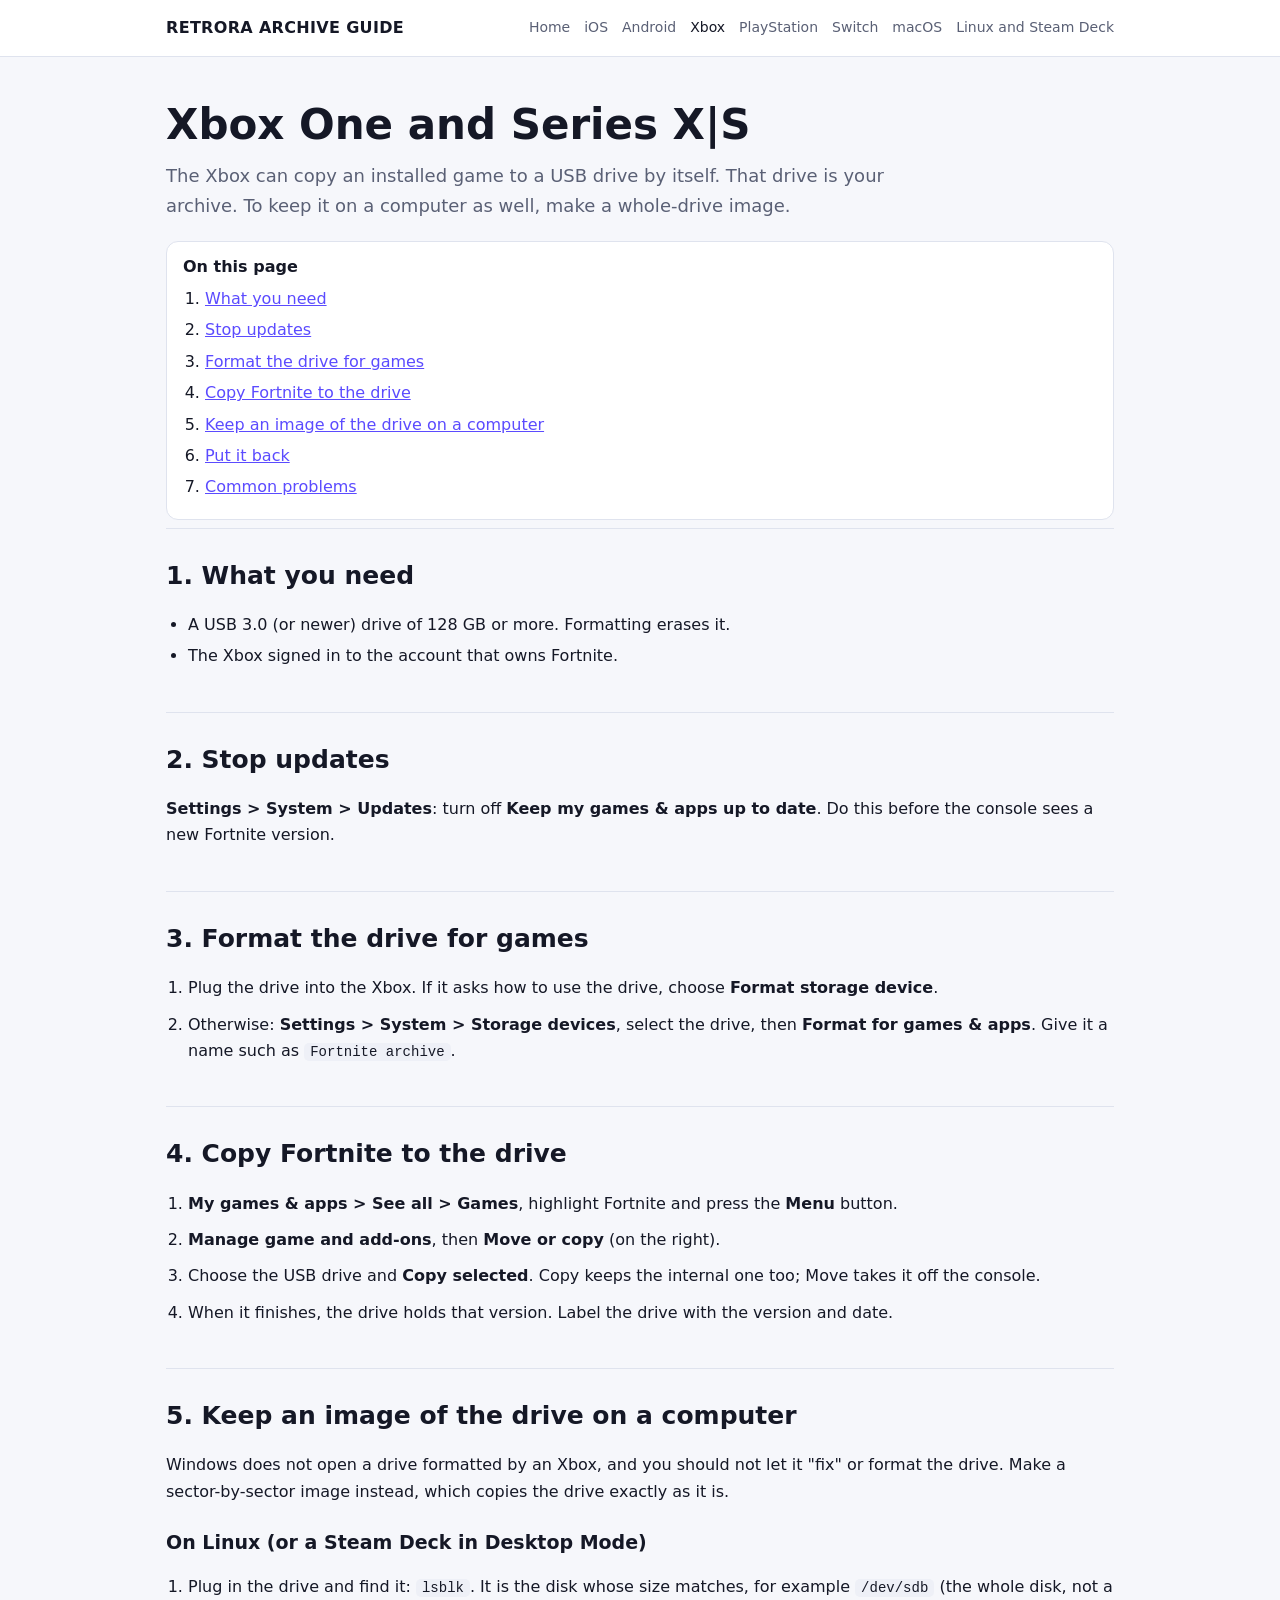
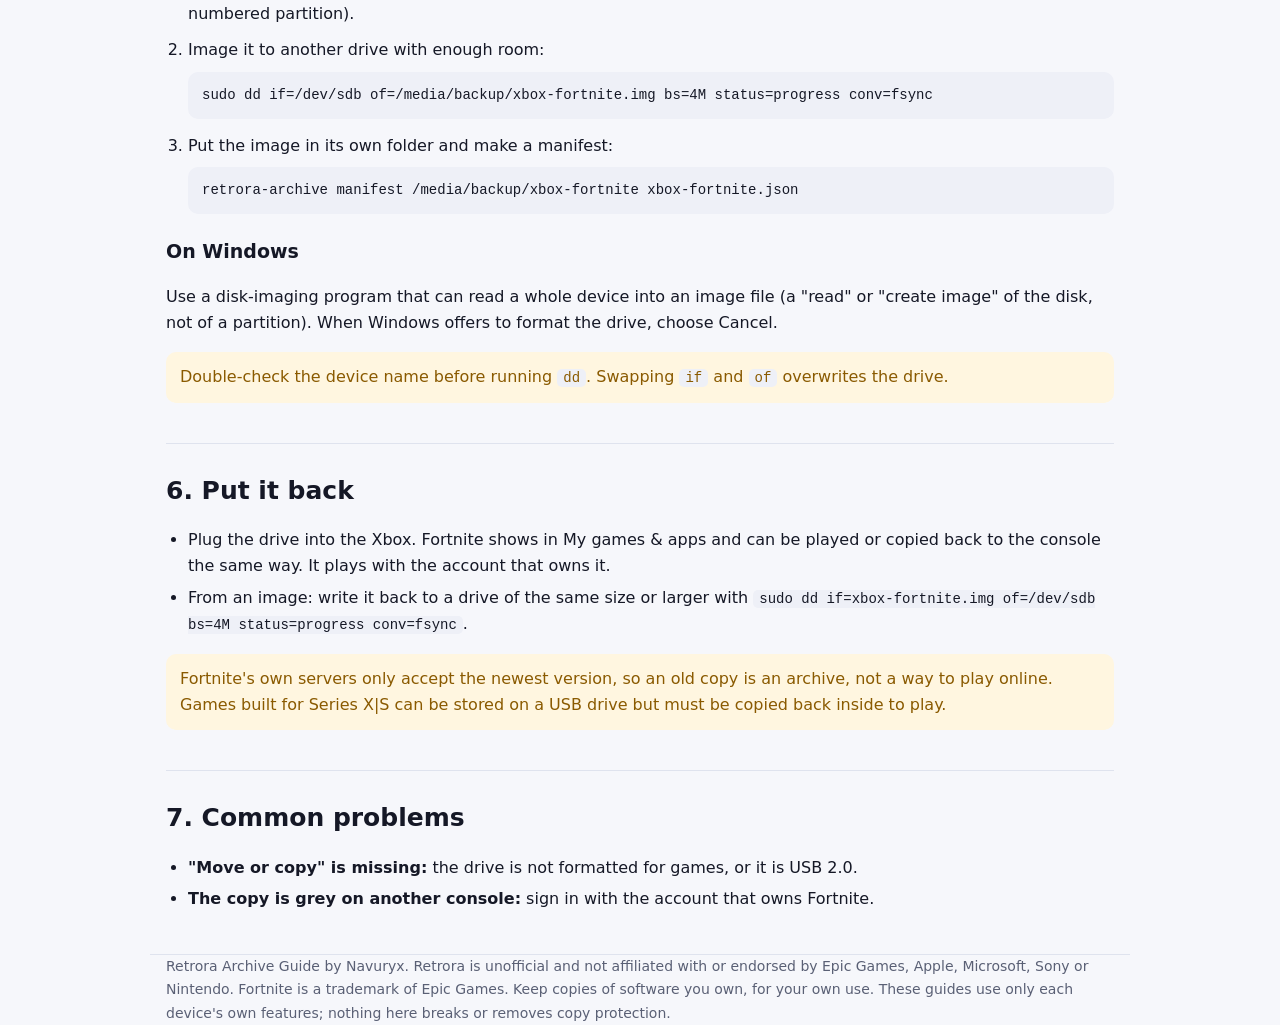
<file: guides/xbox.html>
<!doctype html>
<html lang="en">
<head>
<meta charset="utf-8">
<meta name="viewport" content="width=device-width, initial-scale=1">
<title>Xbox guide: Retrora Archive Guide</title>
<meta name="description" content="Keep a copy of Fortnite on Xbox One and Series X|S: copy it to a USB drive formatted for games, and keep an image of the drive.">
<link rel="stylesheet" href="../style.css">
</head>
<body>
<header>
  <div class="wrap bar">
    <a class="brand" href="../index.html">RETRORA ARCHIVE GUIDE</a>
    <nav>
      <a href="../index.html">Home</a>
      <a href="../guides/ios.html">iOS</a>
      <a href="../guides/android.html">Android</a>
      <a href="../guides/xbox.html" aria-current="page">Xbox</a>
      <a href="../guides/playstation.html">PlayStation</a>
      <a href="../guides/switch.html">Switch</a>
      <a href="../guides/macos.html">macOS</a>
      <a href="../guides/linux-steamdeck.html">Linux and Steam Deck</a>
    </nav>
  </div>
</header>
<main class="wrap">
  <div class="hero">
    <h1>Xbox One and Series X|S</h1>
    <p class="lead">The Xbox can copy an installed game to a USB drive by itself. That drive is your archive. To keep it on a computer
    as well, make a whole-drive image.</p>
  </div>
  <div class="toc"><strong>On this page</strong><ol>
    <li><a href="#need">What you need</a></li>
    <li><a href="#updates">Stop updates</a></li>
    <li><a href="#format">Format the drive for games</a></li>
    <li><a href="#copy">Copy Fortnite to the drive</a></li>
    <li><a href="#image">Keep an image of the drive on a computer</a></li>
    <li><a href="#back">Put it back</a></li>
    <li><a href="#problems">Common problems</a></li>
  </ol></div>

  <section id="need">
    <h2>1. What you need</h2>
    <ul>
      <li>A USB 3.0 (or newer) drive of 128 GB or more. Formatting erases it.</li>
      <li>The Xbox signed in to the account that owns Fortnite.</li>
    </ul>
  </section>

  <section id="updates">
    <h2>2. Stop updates</h2>
    <p><strong>Settings &gt; System &gt; Updates</strong>: turn off <strong>Keep my games &amp; apps up to date</strong>. Do this before
    the console sees a new Fortnite version.</p>
  </section>

  <section id="format">
    <h2>3. Format the drive for games</h2>
    <ol class="steps">
      <li>Plug the drive into the Xbox. If it asks how to use the drive, choose <strong>Format storage device</strong>.</li>
      <li>Otherwise: <strong>Settings &gt; System &gt; Storage devices</strong>, select the drive, then
      <strong>Format for games &amp; apps</strong>. Give it a name such as <code>Fortnite archive</code>.</li>
    </ol>
  </section>

  <section id="copy">
    <h2>4. Copy Fortnite to the drive</h2>
    <ol class="steps">
      <li><strong>My games &amp; apps &gt; See all &gt; Games</strong>, highlight Fortnite and press the <strong>Menu</strong> button.</li>
      <li><strong>Manage game and add-ons</strong>, then <strong>Move or copy</strong> (on the right).</li>
      <li>Choose the USB drive and <strong>Copy selected</strong>. Copy keeps the internal one too; Move takes it off the console.</li>
      <li>When it finishes, the drive holds that version. Label the drive with the version and date.</li>
    </ol>
  </section>

  <section id="image">
    <h2>5. Keep an image of the drive on a computer</h2>
    <p>Windows does not open a drive formatted by an Xbox, and you should not let it "fix" or format the drive. Make a sector-by-sector
    image instead, which copies the drive exactly as it is.</p>
    <h3>On Linux (or a Steam Deck in Desktop Mode)</h3>
    <ol class="steps">
      <li>Plug in the drive and find it: <code>lsblk</code>. It is the disk whose size matches, for example <code>/dev/sdb</code> (the
      whole disk, not a numbered partition).</li>
      <li>Image it to another drive with enough room:
<pre><code>sudo dd if=/dev/sdb of=/media/backup/xbox-fortnite.img bs=4M status=progress conv=fsync</code></pre></li>
      <li>Put the image in its own folder and make a manifest:
<pre><code>retrora-archive manifest /media/backup/xbox-fortnite xbox-fortnite.json</code></pre></li>
    </ol>
    <h3>On Windows</h3>
    <p>Use a disk-imaging program that can read a whole device into an image file (a "read" or "create image" of the disk, not of a
    partition). When Windows offers to format the drive, choose Cancel.</p>
    <div class="note">Double-check the device name before running <code>dd</code>. Swapping <code>if</code> and <code>of</code> overwrites
    the drive.</div>
  </section>

  <section id="back">
    <h2>6. Put it back</h2>
    <ul>
      <li>Plug the drive into the Xbox. Fortnite shows in My games &amp; apps and can be played or copied back to the console the same
      way. It plays with the account that owns it.</li>
      <li>From an image: write it back to a drive of the same size or larger with
      <code>sudo dd if=xbox-fortnite.img of=/dev/sdb bs=4M status=progress conv=fsync</code>.</li>
    </ul>
    <div class="note">Fortnite's own servers only accept the newest version, so an old copy is an archive, not a way to play online.
    Games built for Series X|S can be stored on a USB drive but must be copied back inside to play.</div>
  </section>

  <section id="problems">
    <h2>7. Common problems</h2>
    <ul>
      <li><strong>"Move or copy" is missing:</strong> the drive is not formatted for games, or it is USB 2.0.</li>
      <li><strong>The copy is grey on another console:</strong> sign in with the account that owns Fortnite.</li>
    </ul>
  </section>
</main>
<footer class="wrap">
  Retrora Archive Guide by Navuryx. Retrora is unofficial and not affiliated with or endorsed by Epic Games, Apple, Microsoft, Sony or
  Nintendo. Fortnite is a trademark of Epic Games. Keep copies of software you own, for your own use. These guides use only each
  device's own features; nothing here breaks or removes copy protection.
</footer>
</body>
</html>
</file>
<file: style.css>
:root {
  --bg: #f6f7fb; --panel: #ffffff; --text: #151826; --muted: #5a6075; --line: #dfe3ee;
  --accent: #5b4bff; --accent-text: #ffffff; --code: #eef0f7; --warn: #8a5a00; --warn-bg: #fff6e0;
  --ok: #0f6a3c; --ok-bg: #e5f6ec;
}
@media (prefers-color-scheme: dark) {
  :root:not([data-theme="light"]) {
    --bg: #0e1018; --panel: #161a26; --text: #eef0f8; --muted: #a2a8bd; --line: #2a3043;
    --accent: #8b80ff; --accent-text: #0e1018; --code: #1f2433; --warn: #ffd27a; --warn-bg: #2a2412;
    --ok: #7fe0a8; --ok-bg: #12261b;
  }
}
* { box-sizing: border-box; }
html { scroll-behavior: smooth; }
body { margin: 0; background: var(--bg); color: var(--text); font: 16px/1.65 system-ui, -apple-system, "Segoe UI", Roboto, sans-serif; }
a { color: var(--accent); }
.wrap { max-width: 980px; margin: 0 auto; padding: 0 16px; }
header { border-bottom: 1px solid var(--line); background: var(--panel); position: sticky; top: 0; z-index: 2; }
.bar { display: flex; align-items: center; justify-content: space-between; gap: 12px; min-height: 56px; flex-wrap: wrap; padding: 6px 16px; }
.brand { font-weight: 800; letter-spacing: .02em; text-decoration: none; color: var(--text); }
nav { display: flex; gap: 14px; flex-wrap: wrap; font-size: 14px; }
nav a { color: var(--muted); text-decoration: none; }
nav a:hover, nav a[aria-current="page"] { color: var(--text); }
.hero { padding: 44px 0 20px; }
.hero h1 { font-size: clamp(28px, 5vw, 42px); line-height: 1.15; margin: 0 0 12px; }
.lead { color: var(--muted); font-size: 18px; max-width: 760px; margin: 0; }
section { padding: 26px 0; border-top: 1px solid var(--line); }
h2 { font-size: 25px; margin: 0 0 12px; }
h3 { font-size: 19px; margin: 22px 0 8px; }
.grid { display: grid; grid-template-columns: repeat(auto-fit, minmax(250px, 1fr)); gap: 12px; }
.card { background: var(--panel); border: 1px solid var(--line); border-radius: 12px; padding: 16px; }
.card h3 { margin-top: 0; }
.card p { margin: 6px 0 12px; }
.btn { display: inline-block; background: var(--accent); color: var(--accent-text); text-decoration: none; font-weight: 700; padding: 8px 14px; border-radius: 8px; font-size: 14px; }
.btn.secondary { background: transparent; color: var(--accent); border: 1px solid var(--accent); }
.meta { color: var(--muted); font-size: 14px; }
code, pre { font-family: ui-monospace, "Cascadia Code", Consolas, monospace; font-size: 14px; }
code { background: var(--code); padding: 1px 6px; border-radius: 5px; word-break: break-word; }
pre { background: var(--code); padding: 12px 14px; border-radius: 10px; overflow-x: auto; margin: 8px 0 14px; }
pre code { background: none; padding: 0; word-break: normal; }
ol, ul { padding-left: 22px; }
li { margin: 5px 0; }
.note { background: var(--warn-bg); color: var(--warn); border-radius: 10px; padding: 12px 14px; margin: 14px 0; }
.good { background: var(--ok-bg); color: var(--ok); border-radius: 10px; padding: 12px 14px; margin: 14px 0; }
table { width: 100%; border-collapse: collapse; font-size: 15px; }
th, td { text-align: left; padding: 8px 10px; border-bottom: 1px solid var(--line); vertical-align: top; }
th { color: var(--muted); font-weight: 600; }
.table-wrap { overflow-x: auto; }
.steps > li { margin: 10px 0; }
.toc { background: var(--panel); border: 1px solid var(--line); border-radius: 12px; padding: 12px 16px; margin: 0 0 8px; }
.toc ol { margin: 6px 0; }
footer { color: var(--muted); font-size: 14px; padding: 28px 0 40px; border-top: 1px solid var(--line); }
</file>
